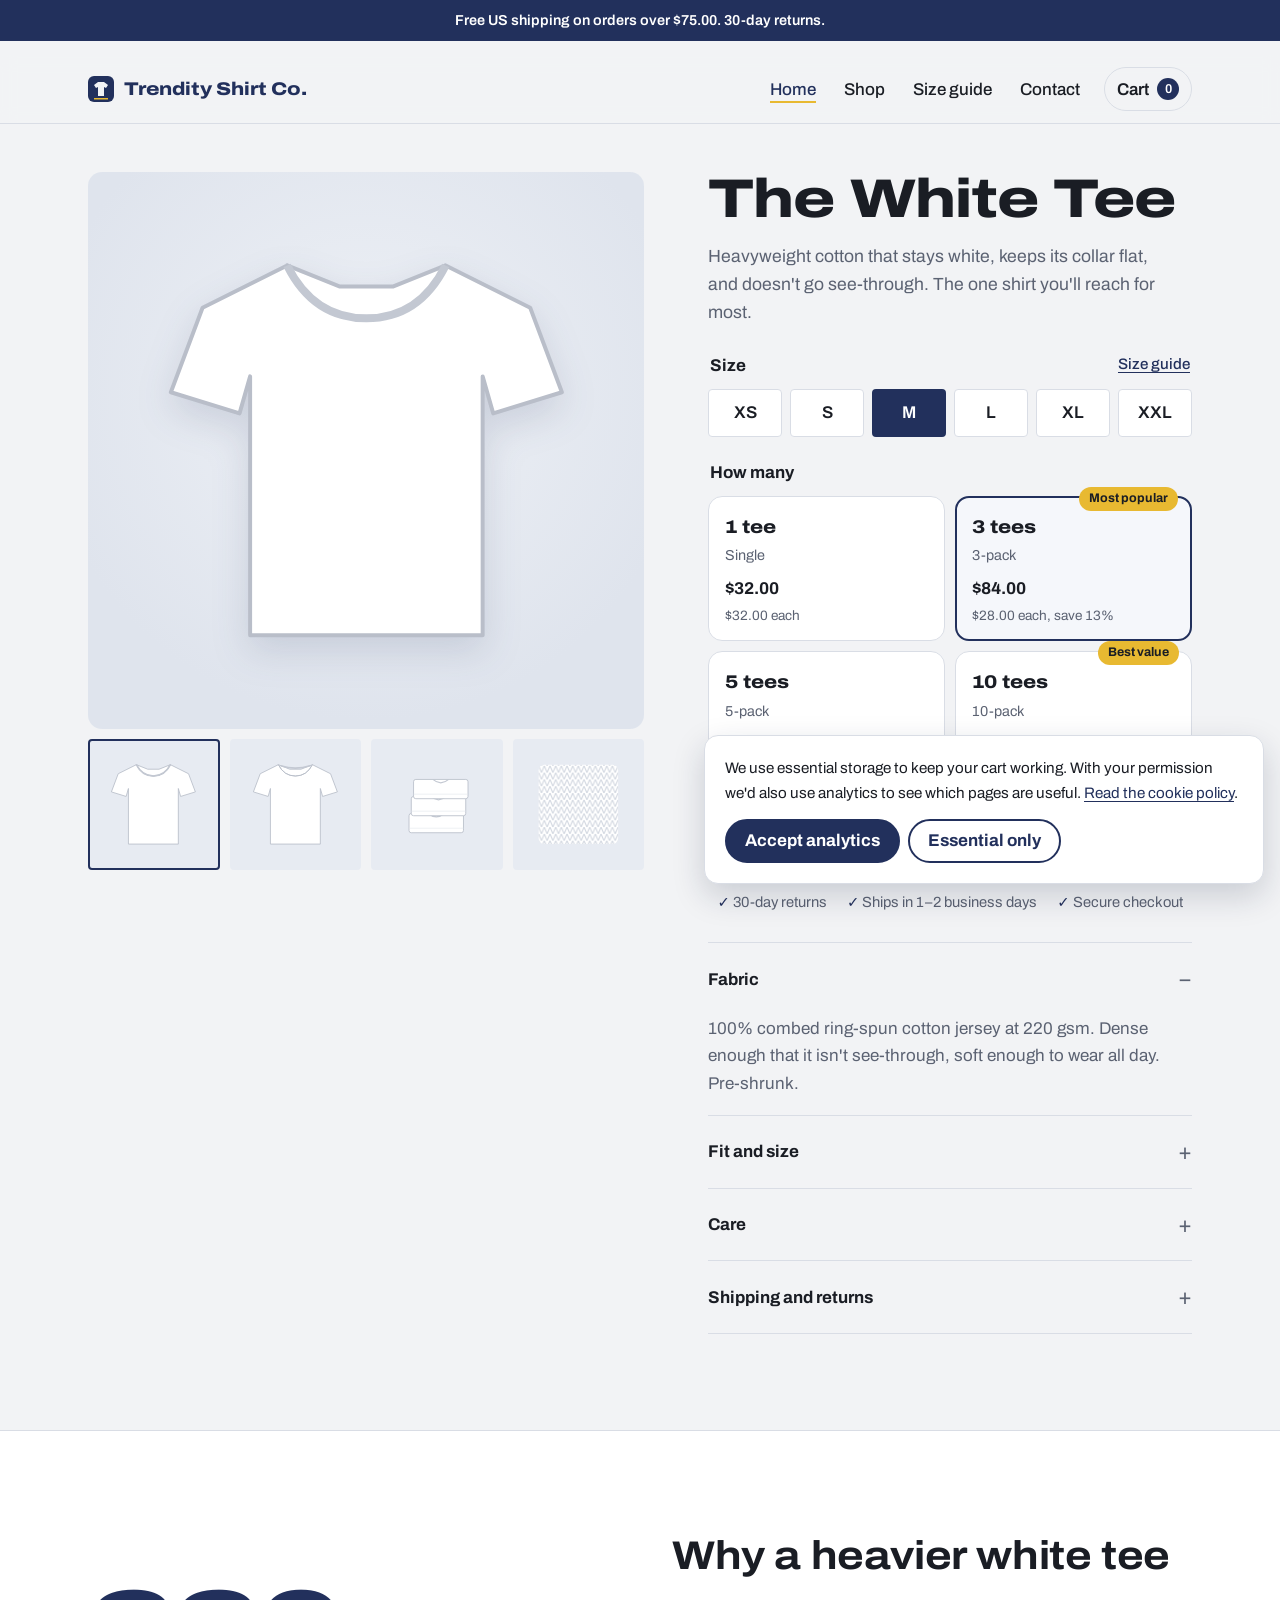
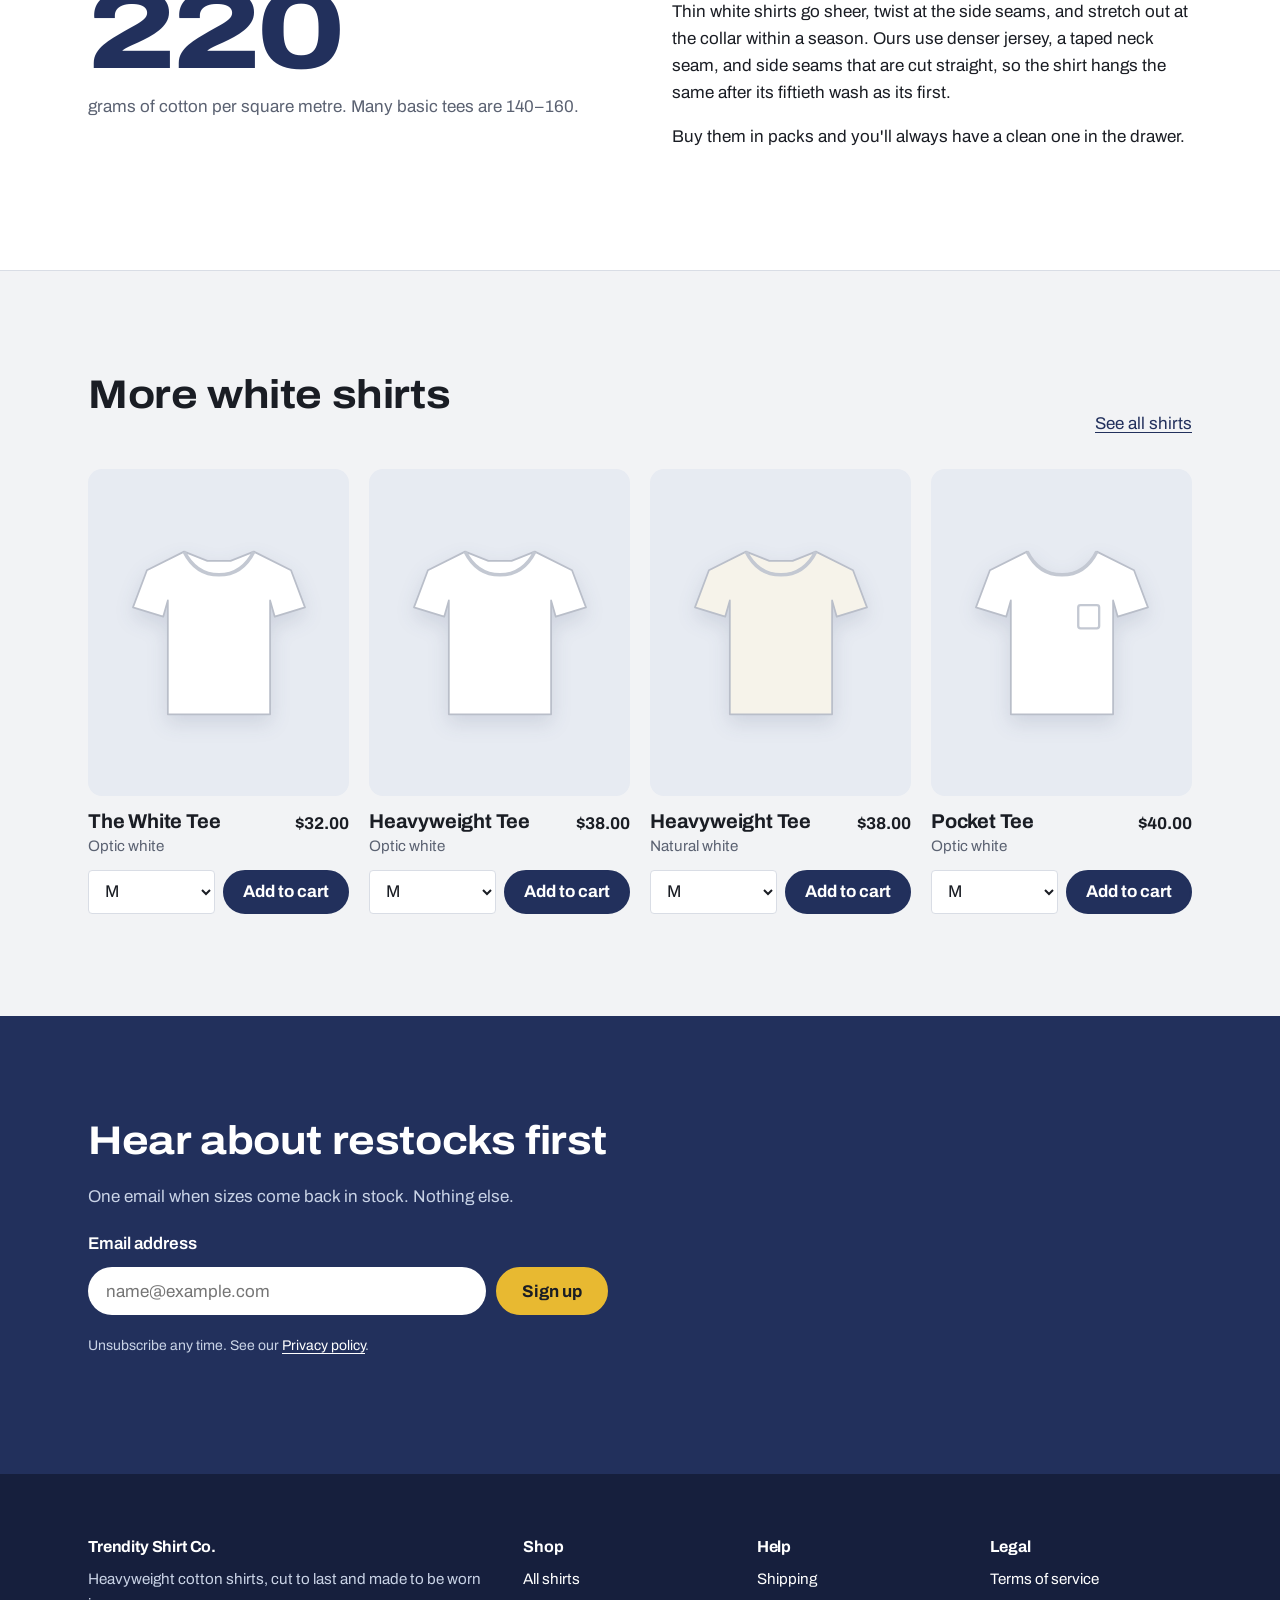
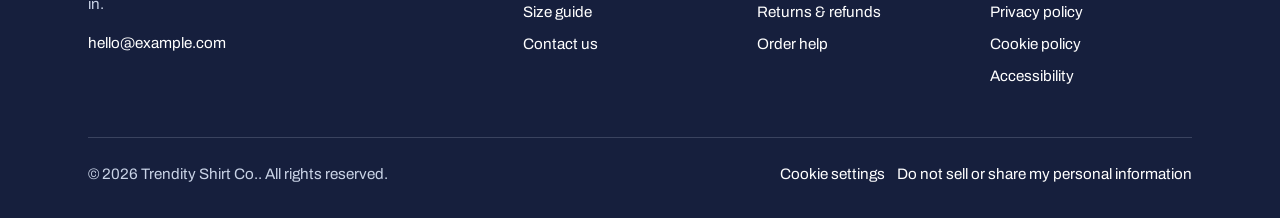
<file: index.html>
<!doctype html>
<html lang="en">
<head>
  <meta charset="utf-8">
  <meta name="viewport" content="width=device-width, initial-scale=1">
  <title>The White Tee — Trendity Shirt Co.</title>
  <meta name="description" content="A heavyweight white t-shirt that stays white and holds its shape. Buy one or save with a 3, 5 or 10-pack. 30-day returns.">
  <meta property="og:title" content="The White Tee — Trendity Shirt Co.">
  <meta property="og:description" content="A heavyweight white t-shirt that stays white and holds its shape.">
  <meta property="og:type" content="product">
  <link rel="icon" href="assets/favicon.svg" type="image/svg+xml">
  <link rel="preconnect" href="https://fonts.googleapis.com">
  <link rel="preconnect" href="https://fonts.gstatic.com" crossorigin>
  <link href="https://fonts.googleapis.com/css2?family=Archivo:wdth,wght@62..125,400..800&display=swap" rel="stylesheet">
  <link rel="stylesheet" href="assets/styles.css">
</head>
<body data-page="home" data-root="">
<main id="main">

  <div class="wrap pdp">
    <div class="gallery">
      <div class="stage" id="gallery-stage" role="img" aria-label="The White Tee"></div>
      <div class="thumbs" id="gallery-thumbs"></div>
    </div>

    <form class="buy" id="buy">
      <h1>The White Tee</h1>
      <p class="lede">Heavyweight cotton that stays white, keeps its collar flat, and doesn't go see-through. The one shirt you'll reach for most.</p>

      <fieldset>
        <legend>Size <a href="size-guide.html">Size guide</a></legend>
        <div class="sizes">
          <label><input type="radio" name="size" value="XS"><span>XS</span></label>
          <label><input type="radio" name="size" value="S"><span>S</span></label>
          <label><input type="radio" name="size" value="M" checked><span>M</span></label>
          <label><input type="radio" name="size" value="L"><span>L</span></label>
          <label><input type="radio" name="size" value="XL"><span>XL</span></label>
          <label><input type="radio" name="size" value="XXL"><span>XXL</span></label>
        </div>
      </fieldset>

      <fieldset>
        <legend>How many</legend>
        <div class="packs" id="packs"></div>
      </fieldset>

      <button class="btn buy-btn" id="buy-btn" type="submit">Add to cart</button>
      <div class="assurances">
        <span>30-day returns</span>
        <span>Ships in 1–2 business days</span>
        <span>Secure checkout</span>
      </div>

      <div class="specs">
        <details open>
          <summary>Fabric</summary>
          <p>100% combed ring-spun cotton jersey at 220 gsm. Dense enough that it isn't see-through, soft enough to wear all day. Pre-shrunk.</p>
        </details>
        <details>
          <summary>Fit and size</summary>
          <p>Relaxed, straight fit with a slightly dropped shoulder. Size M is 21" across the chest and 28.5" long. Between sizes? Size down for a closer fit. <a href="size-guide.html">See all measurements</a>.</p>
        </details>
        <details>
          <summary>Care</summary>
          <p>Wash cold with whites, inside out. Hang dry or tumble dry low. Skip chlorine bleach; it yellows cotton over time.</p>
        </details>
        <details>
          <summary>Shipping and returns</summary>
          <p>Free US shipping over $75, so every 3-pack and up ships free. Not right? Return it unworn within 30 days. <a href="legal/returns.html">Read the returns policy</a>.</p>
        </details>
      </div>
    </form>
  </div>

  <section class="section" style="background:var(--paper);border-block:1px solid var(--line)">
    <div class="wrap mission">
      <div>
        <p class="big">220</p>
        <p style="color:var(--muted);margin:0">grams of cotton per square metre. Many basic tees are 140–160.</p>
      </div>
      <div>
        <h2>Why a heavier white tee</h2>
        <p>Thin white shirts go sheer, twist at the side seams, and stretch out at the collar within a season. Ours use denser jersey, a taped neck seam, and side seams that are cut straight, so the shirt hangs the same after its fiftieth wash as its first.</p>
        <p>Buy them in packs and you'll always have a clean one in the drawer.</p>
      </div>
    </div>
  </section>

  <section class="section">
    <div class="wrap">
      <div class="section-head">
        <h2>More white shirts</h2>
        <a href="shop.html">See all shirts</a>
      </div>
      <div class="grid" data-products data-limit="4"></div>
    </div>
  </section>

  <section class="section band">
    <div class="wrap">
      <h2>Hear about restocks first</h2>
      <p>One email when sizes come back in stock. Nothing else.</p>
      <form class="signup" data-signup novalidate>
        <label for="signup-email">Email address</label>
        <input id="signup-email" name="email" type="email" autocomplete="email" placeholder="name@example.com">
        <button class="btn" type="submit">Sign up</button>
        <p class="form-status" role="status"></p>
      </form>
      <p class="fine">Unsubscribe any time. See our <a href="legal/privacy.html">Privacy policy</a>.</p>
    </div>
  </section>

</main>
<script src="assets/main.js"></script>
</body>
</html>
</file>
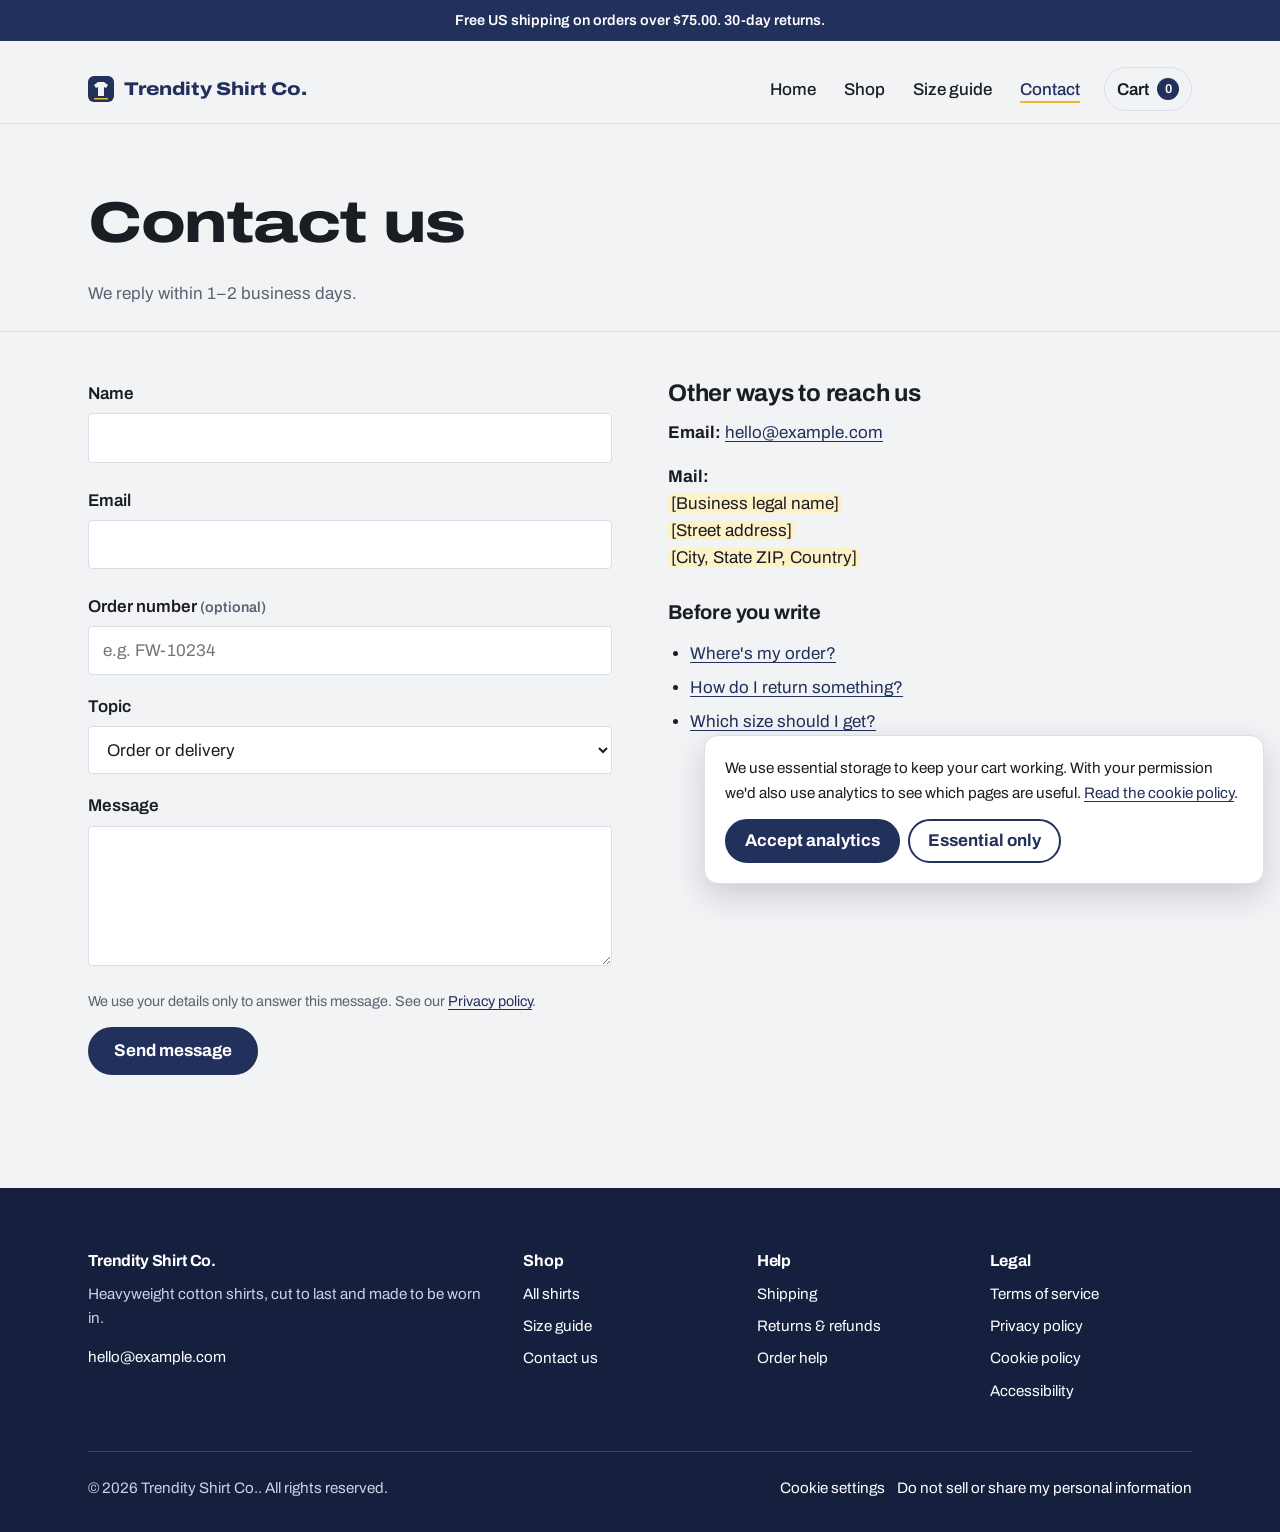
<file: contact.html>
<!doctype html>
<html lang="en">
<head>
  <meta charset="utf-8">
  <meta name="viewport" content="width=device-width, initial-scale=1">
  <title>Contact — Trendity Shirt Co.</title>
  <meta name="description" content="Questions about an order, sizing or returns? Get in touch.">
  <link rel="icon" href="assets/favicon.svg" type="image/svg+xml">
  <link rel="preconnect" href="https://fonts.googleapis.com">
  <link rel="preconnect" href="https://fonts.gstatic.com" crossorigin>
  <link href="https://fonts.googleapis.com/css2?family=Archivo:wdth,wght@62..125,400..800&display=swap" rel="stylesheet">
  <link rel="stylesheet" href="assets/styles.css">
</head>
<body data-page="contact" data-root="">
<main id="main">
  <div class="page-head"><div class="wrap">
    <h1 class="display" style="font-size:clamp(2.2rem,5vw,3.6rem)">Contact us</h1>
    <p>We reply within 1–2 business days.</p>
  </div></div>
  <div class="wrap contact-grid">
    <form id="contact-form" novalidate>
      <div class="field">
        <label for="c-name">Name</label>
        <input id="c-name" name="name" autocomplete="name" required aria-describedby="c-name-error">
        <span class="error" id="c-name-error" aria-live="polite"></span>
      </div>
      <div class="field">
        <label for="c-email">Email</label>
        <input id="c-email" name="email" type="email" autocomplete="email" required aria-describedby="c-email-error">
        <span class="error" id="c-email-error" aria-live="polite"></span>
      </div>
      <div class="field">
        <label for="c-order">Order number <span class="hint">(optional)</span></label>
        <input id="c-order" name="order" placeholder="e.g. FW-10234">
      </div>
      <div class="field">
        <label for="c-topic">Topic</label>
        <select id="c-topic" name="topic">
          <option>Order or delivery</option>
          <option>Return or exchange</option>
          <option>Sizing</option>
          <option>Privacy request</option>
          <option>Something else</option>
        </select>
      </div>
      <div class="field">
        <label for="c-msg">Message</label>
        <textarea id="c-msg" name="message" required aria-describedby="c-msg-error"></textarea>
        <span class="error" id="c-msg-error" aria-live="polite"></span>
      </div>
      <p class="hint" style="color:var(--muted);font-size:.9rem">We use your details only to answer this message. See our <a href="legal/privacy.html">Privacy policy</a>.</p>
      <button class="btn" type="submit">Send message</button>
      <p id="contact-status" role="status" style="font-weight:600;margin-top:14px"></p>
    </form>
    <div class="prose">
      <h2>Other ways to reach us</h2>
      <p><strong>Email:</strong> <a href="mailto:hello@example.com">hello@example.com</a></p>
      <p><strong>Mail:</strong><br><mark class="fill">[Business legal name]</mark><br><mark class="fill">[Street address]</mark><br><mark class="fill">[City, State ZIP, Country]</mark></p>
      <h3>Before you write</h3>
      <ul>
        <li><a href="legal/shipping.html">Where's my order?</a></li>
        <li><a href="legal/returns.html">How do I return something?</a></li>
        <li><a href="size-guide.html">Which size should I get?</a></li>
      </ul>
    </div>
  </div>
</main>
<script src="assets/main.js"></script>
</body>
</html>
</file>
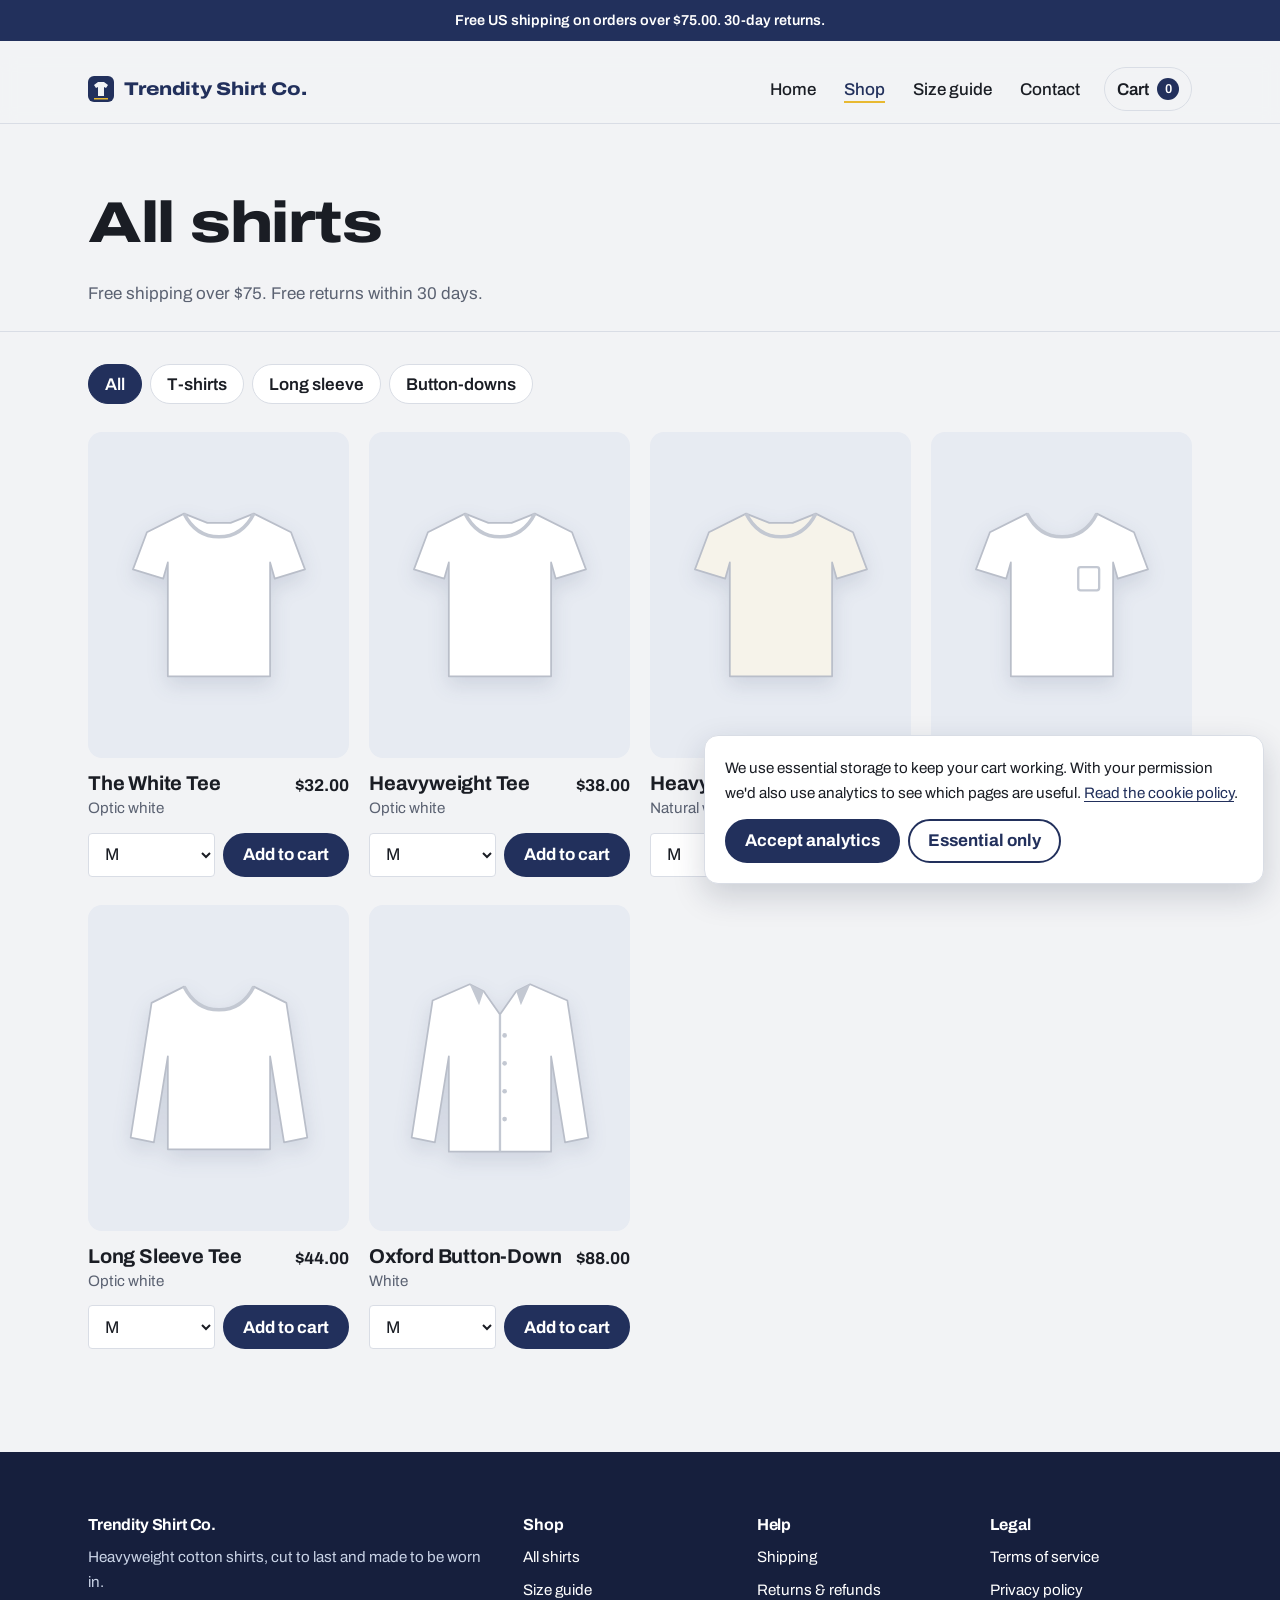
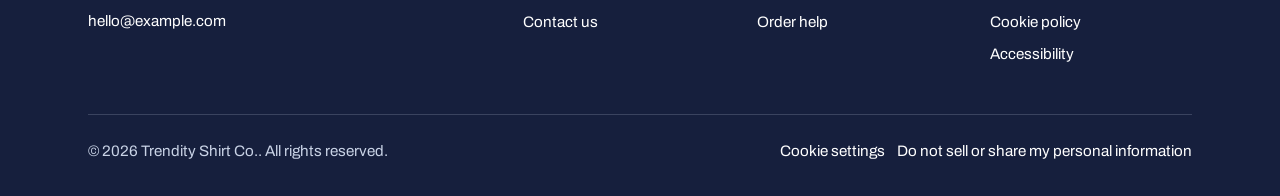
<file: shop.html>
<!doctype html>
<html lang="en">
<head>
  <meta charset="utf-8">
  <meta name="viewport" content="width=device-width, initial-scale=1">
  <title>Shop all shirts — Trendity Shirt Co.</title>
  <meta name="description" content="Heavyweight tees, pocket tees, long sleeves and oxford button-downs.">
  <link rel="icon" href="assets/favicon.svg" type="image/svg+xml">
  <link rel="preconnect" href="https://fonts.googleapis.com">
  <link rel="preconnect" href="https://fonts.gstatic.com" crossorigin>
  <link href="https://fonts.googleapis.com/css2?family=Archivo:wdth,wght@62..125,400..800&display=swap" rel="stylesheet">
  <link rel="stylesheet" href="assets/styles.css">
</head>
<body data-page="shop" data-root="">
<main id="main">
  <div class="page-head"><div class="wrap">
    <h1 class="display" style="font-size:clamp(2.2rem,5vw,3.6rem)">All shirts</h1>
    <p>Free shipping over $75. Free returns within 30 days.</p>
  </div></div>
  <section class="section" style="padding-top:32px">
    <div class="wrap">
      <div class="filters" role="group" aria-label="Filter by type">
        <button class="chip" data-filter="all" aria-pressed="true">All</button>
        <button class="chip" data-filter="tee" aria-pressed="false">T-shirts</button>
        <button class="chip" data-filter="long" aria-pressed="false">Long sleeve</button>
        <button class="chip" data-filter="button" aria-pressed="false">Button-downs</button>
      </div>
      <div class="grid" data-products></div>
    </div>
  </section>
</main>
<script src="assets/main.js"></script>
</body>
</html>
</file>
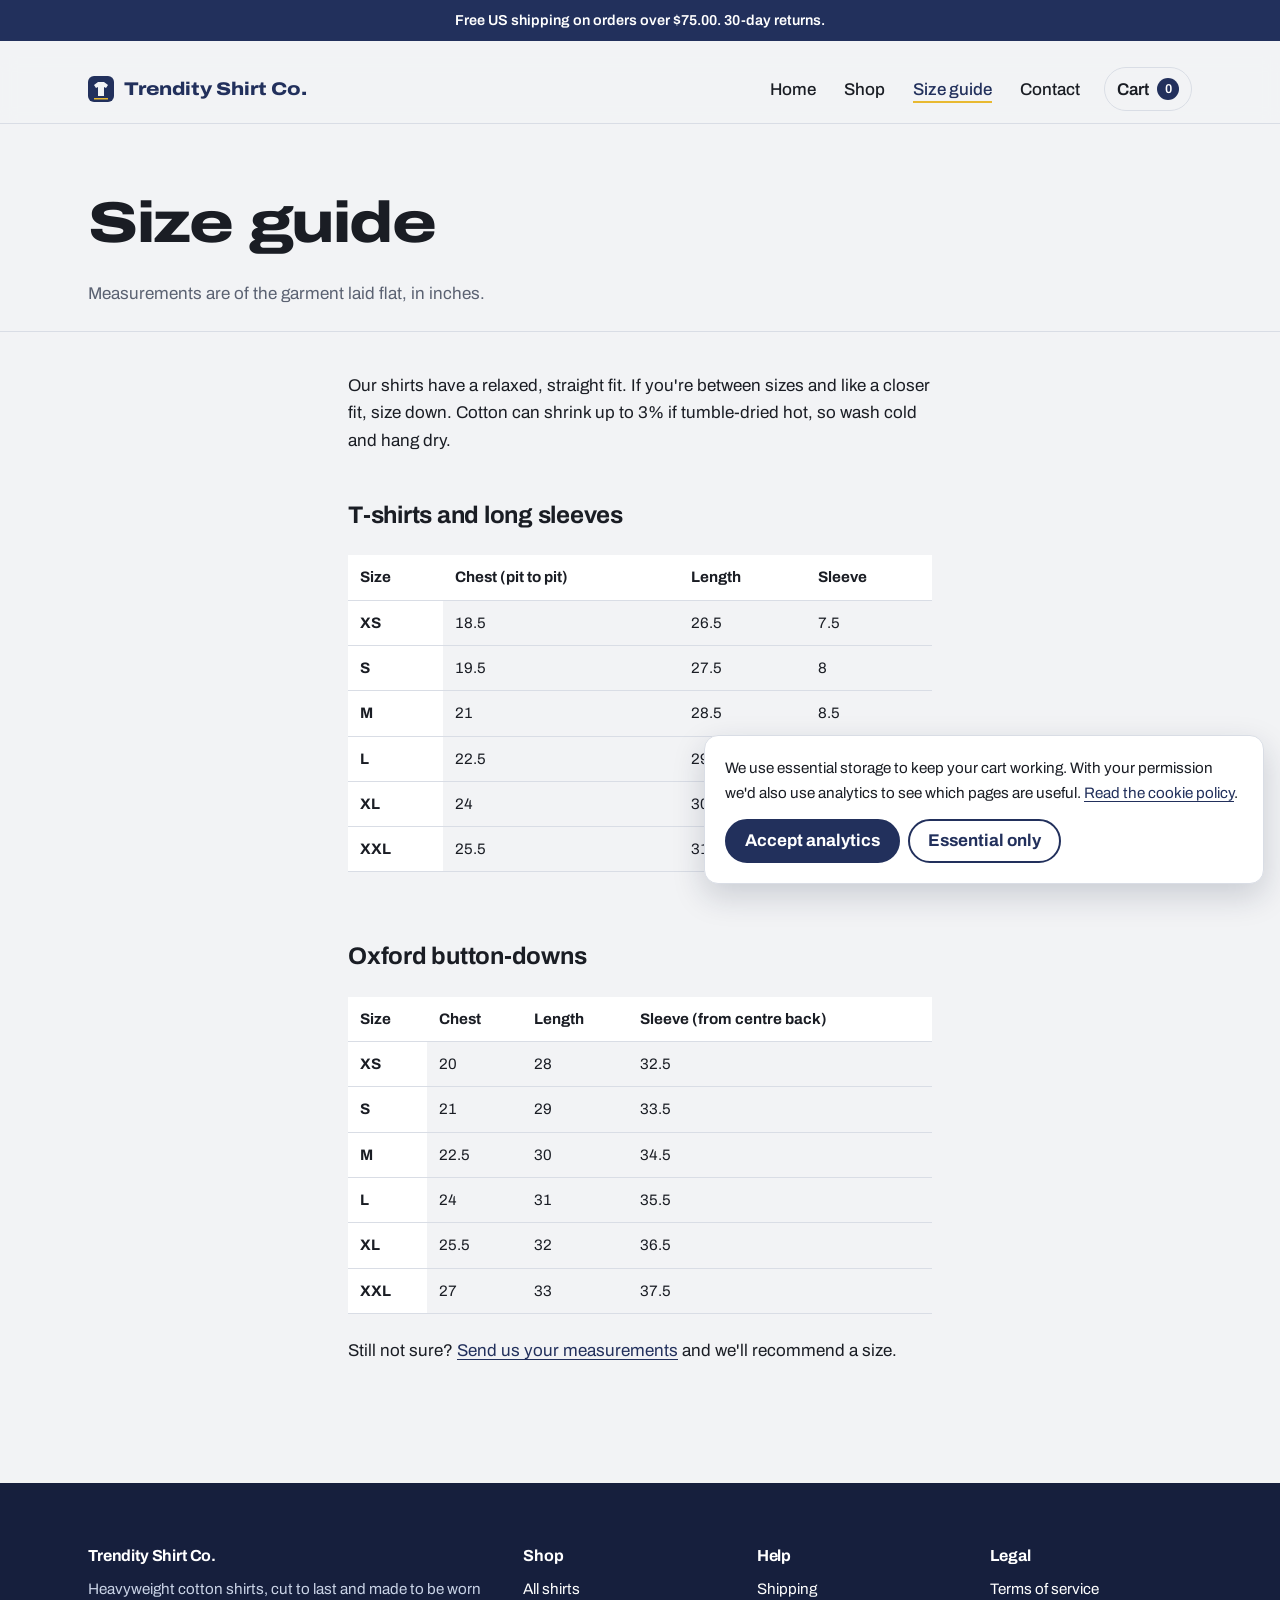
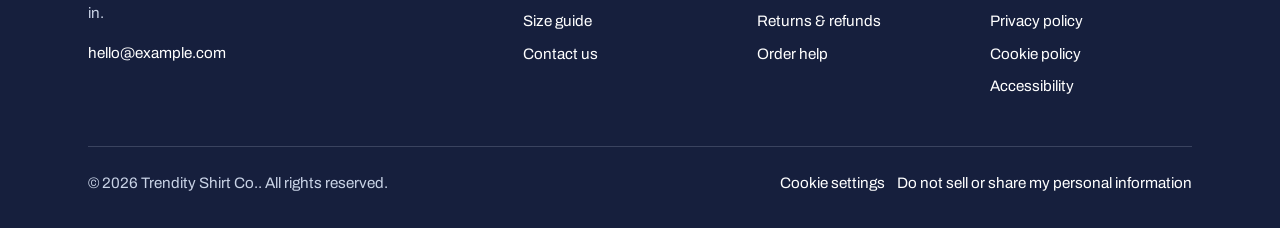
<file: size-guide.html>
<!doctype html>
<html lang="en">
<head>
  <meta charset="utf-8">
  <meta name="viewport" content="width=device-width, initial-scale=1">
  <title>Size guide — Trendity Shirt Co.</title>
  <meta name="description" content="Chest, length and sleeve measurements for every Trendity shirt.">
  <link rel="icon" href="assets/favicon.svg" type="image/svg+xml">
  <link rel="preconnect" href="https://fonts.googleapis.com">
  <link rel="preconnect" href="https://fonts.gstatic.com" crossorigin>
  <link href="https://fonts.googleapis.com/css2?family=Archivo:wdth,wght@62..125,400..800&display=swap" rel="stylesheet">
  <link rel="stylesheet" href="assets/styles.css">
</head>
<body data-page="size" data-root="">
<main id="main">
  <div class="page-head"><div class="wrap">
    <h1 class="display" style="font-size:clamp(2.2rem,5vw,3.6rem)">Size guide</h1>
    <p>Measurements are of the garment laid flat, in inches.</p>
  </div></div>
  <section class="section" style="padding-top:40px">
    <div class="wrap prose">
      <p>Our shirts have a relaxed, straight fit. If you're between sizes and like a closer fit, size down. Cotton can shrink up to 3% if tumble-dried hot, so wash cold and hang dry.</p>
      <h2>T-shirts and long sleeves</h2>
      <div class="table-scroll"><table class="size-table">
        <thead><tr><th scope="col">Size</th><th scope="col">Chest (pit to pit)</th><th scope="col">Length</th><th scope="col">Sleeve</th></tr></thead>
        <tbody>
          <tr><th scope="row">XS</th><td>18.5</td><td>26.5</td><td>7.5</td></tr>
          <tr><th scope="row">S</th><td>19.5</td><td>27.5</td><td>8</td></tr>
          <tr><th scope="row">M</th><td>21</td><td>28.5</td><td>8.5</td></tr>
          <tr><th scope="row">L</th><td>22.5</td><td>29.5</td><td>9</td></tr>
          <tr><th scope="row">XL</th><td>24</td><td>30.5</td><td>9.5</td></tr>
          <tr><th scope="row">XXL</th><td>25.5</td><td>31.5</td><td>10</td></tr>
        </tbody>
      </table></div>
      <h2>Oxford button-downs</h2>
      <div class="table-scroll"><table class="size-table">
        <thead><tr><th scope="col">Size</th><th scope="col">Chest</th><th scope="col">Length</th><th scope="col">Sleeve (from centre back)</th></tr></thead>
        <tbody>
          <tr><th scope="row">XS</th><td>20</td><td>28</td><td>32.5</td></tr>
          <tr><th scope="row">S</th><td>21</td><td>29</td><td>33.5</td></tr>
          <tr><th scope="row">M</th><td>22.5</td><td>30</td><td>34.5</td></tr>
          <tr><th scope="row">L</th><td>24</td><td>31</td><td>35.5</td></tr>
          <tr><th scope="row">XL</th><td>25.5</td><td>32</td><td>36.5</td></tr>
          <tr><th scope="row">XXL</th><td>27</td><td>33</td><td>37.5</td></tr>
        </tbody>
      </table></div>
      <p>Still not sure? <a href="contact.html">Send us your measurements</a> and we'll recommend a size.</p>
    </div>
  </section>
</main>
<script src="assets/main.js"></script>
</body>
</html>
</file>
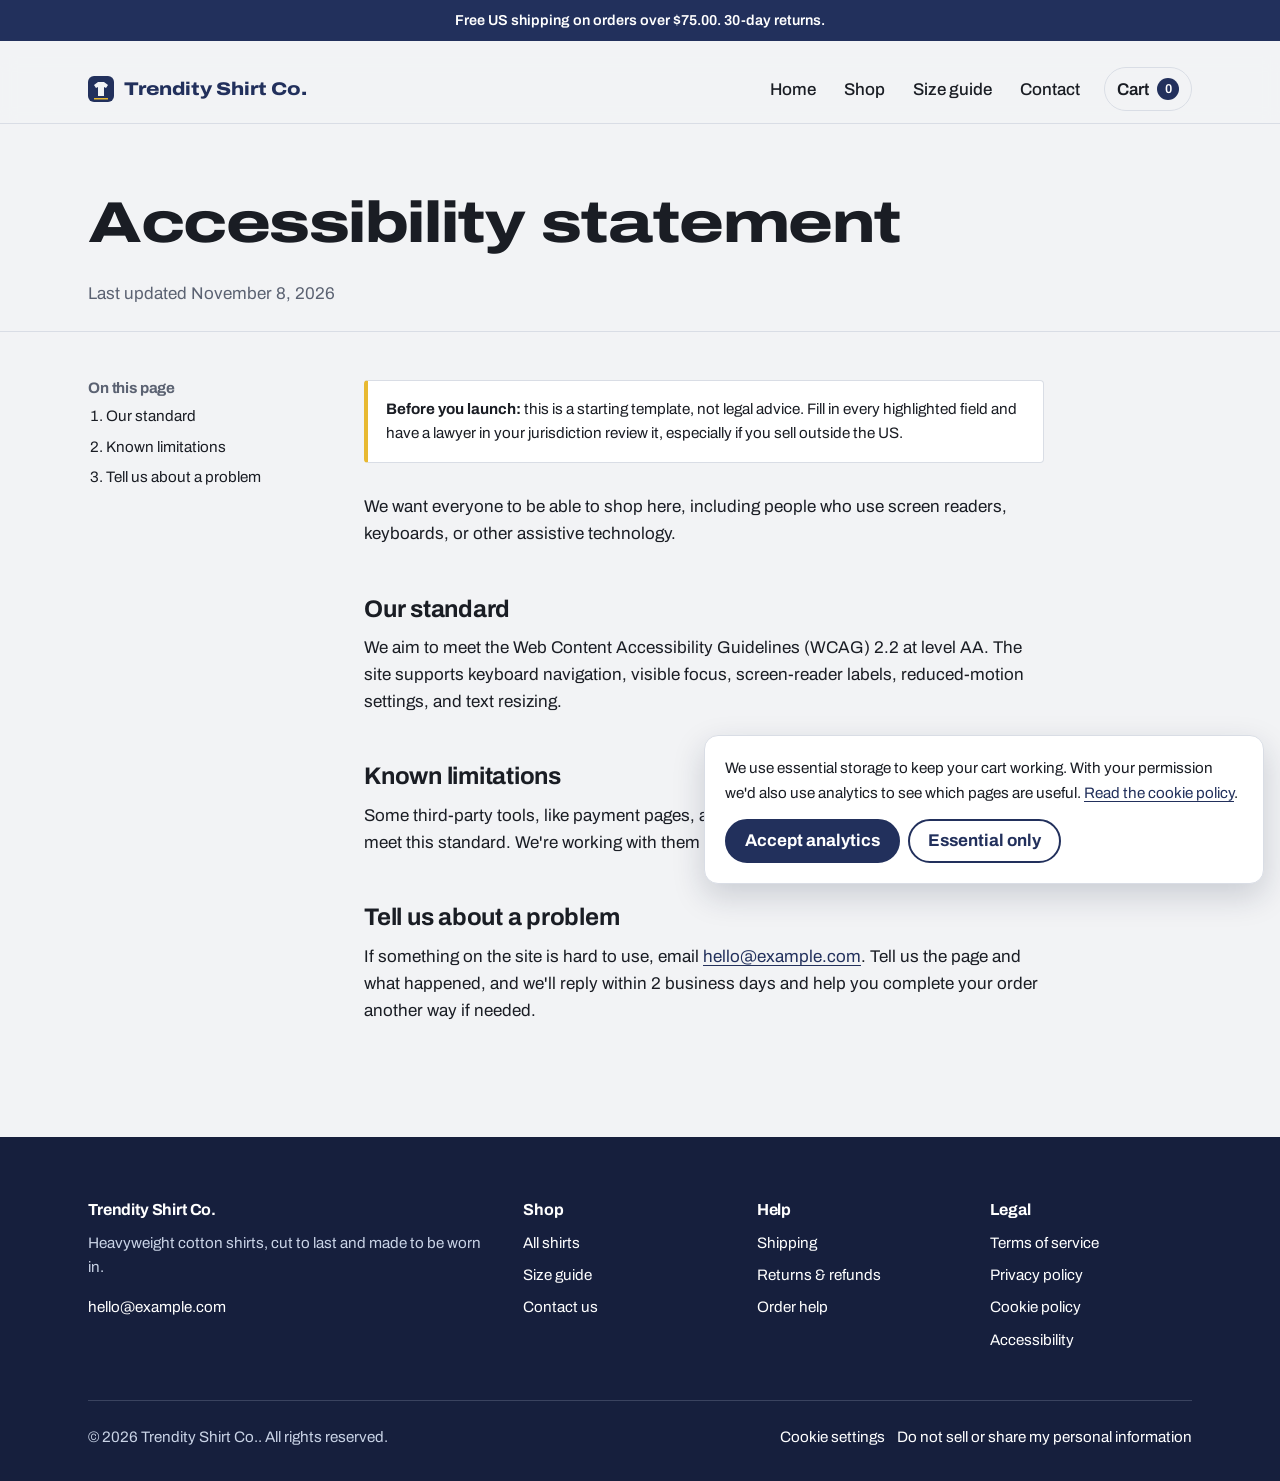
<file: legal/accessibility.html>
<!doctype html>
<html lang="en">
<head>
  <meta charset="utf-8">
  <meta name="viewport" content="width=device-width, initial-scale=1">
  <title>Accessibility statement — Trendity Shirt Co.</title>
  <meta name="description" content="We want everyone to be able to shop here, including people who use screen readers, keyboards, or other assistive technology.">
  <meta name="robots" content="index,follow">
  <link rel="icon" href="../assets/favicon.svg" type="image/svg+xml">
  <link rel="preconnect" href="https://fonts.googleapis.com">
  <link rel="preconnect" href="https://fonts.gstatic.com" crossorigin>
  <link href="https://fonts.googleapis.com/css2?family=Archivo:wdth,wght@62..125,400..800&display=swap" rel="stylesheet">
  <link rel="stylesheet" href="../assets/styles.css">
</head>
<body data-page="legal" data-root="../">
<main id="main">
  <div class="page-head"><div class="wrap">
    <h1 class="display" style="font-size:clamp(2.2rem,5vw,3.6rem)">Accessibility statement</h1>
    <p>Last updated November 8, 2026</p>
  </div></div>
  <div class="wrap legal">
    <nav class="toc" aria-label="On this page"><h2>On this page</h2><ol><li><a href="#standard">Our standard</a></li><li><a href="#limits">Known limitations</a></li><li><a href="#feedback">Tell us about a problem</a></li></ol></nav>
    <article class="prose"><div class="note"><p><strong>Before you launch:</strong> this is a starting template, not legal advice. Fill in every highlighted field and have a lawyer in your jurisdiction review it, especially if you sell outside the US.</p></div><p>We want everyone to be able to shop here, including people who use screen readers, keyboards, or other assistive technology.</p><h2 id="standard">Our standard</h2><p>We aim to meet the Web Content Accessibility Guidelines (WCAG) 2.2 at level AA. The site supports keyboard navigation, visible focus, screen-reader labels, reduced-motion settings, and text resizing.</p><h2 id="limits">Known limitations</h2><p>Some third-party tools, like payment pages, are run by other companies and may not fully meet this standard. We're working with them where we can.</p><h2 id="feedback">Tell us about a problem</h2><p>If something on the site is hard to use, email <a href="mailto:hello@example.com">hello@example.com</a>. Tell us the page and what happened, and we'll reply within 2 business days and help you complete your order another way if needed.</p></article>
  </div>
</main>
<script src="../assets/main.js"></script>
</body>
</html>
</file>
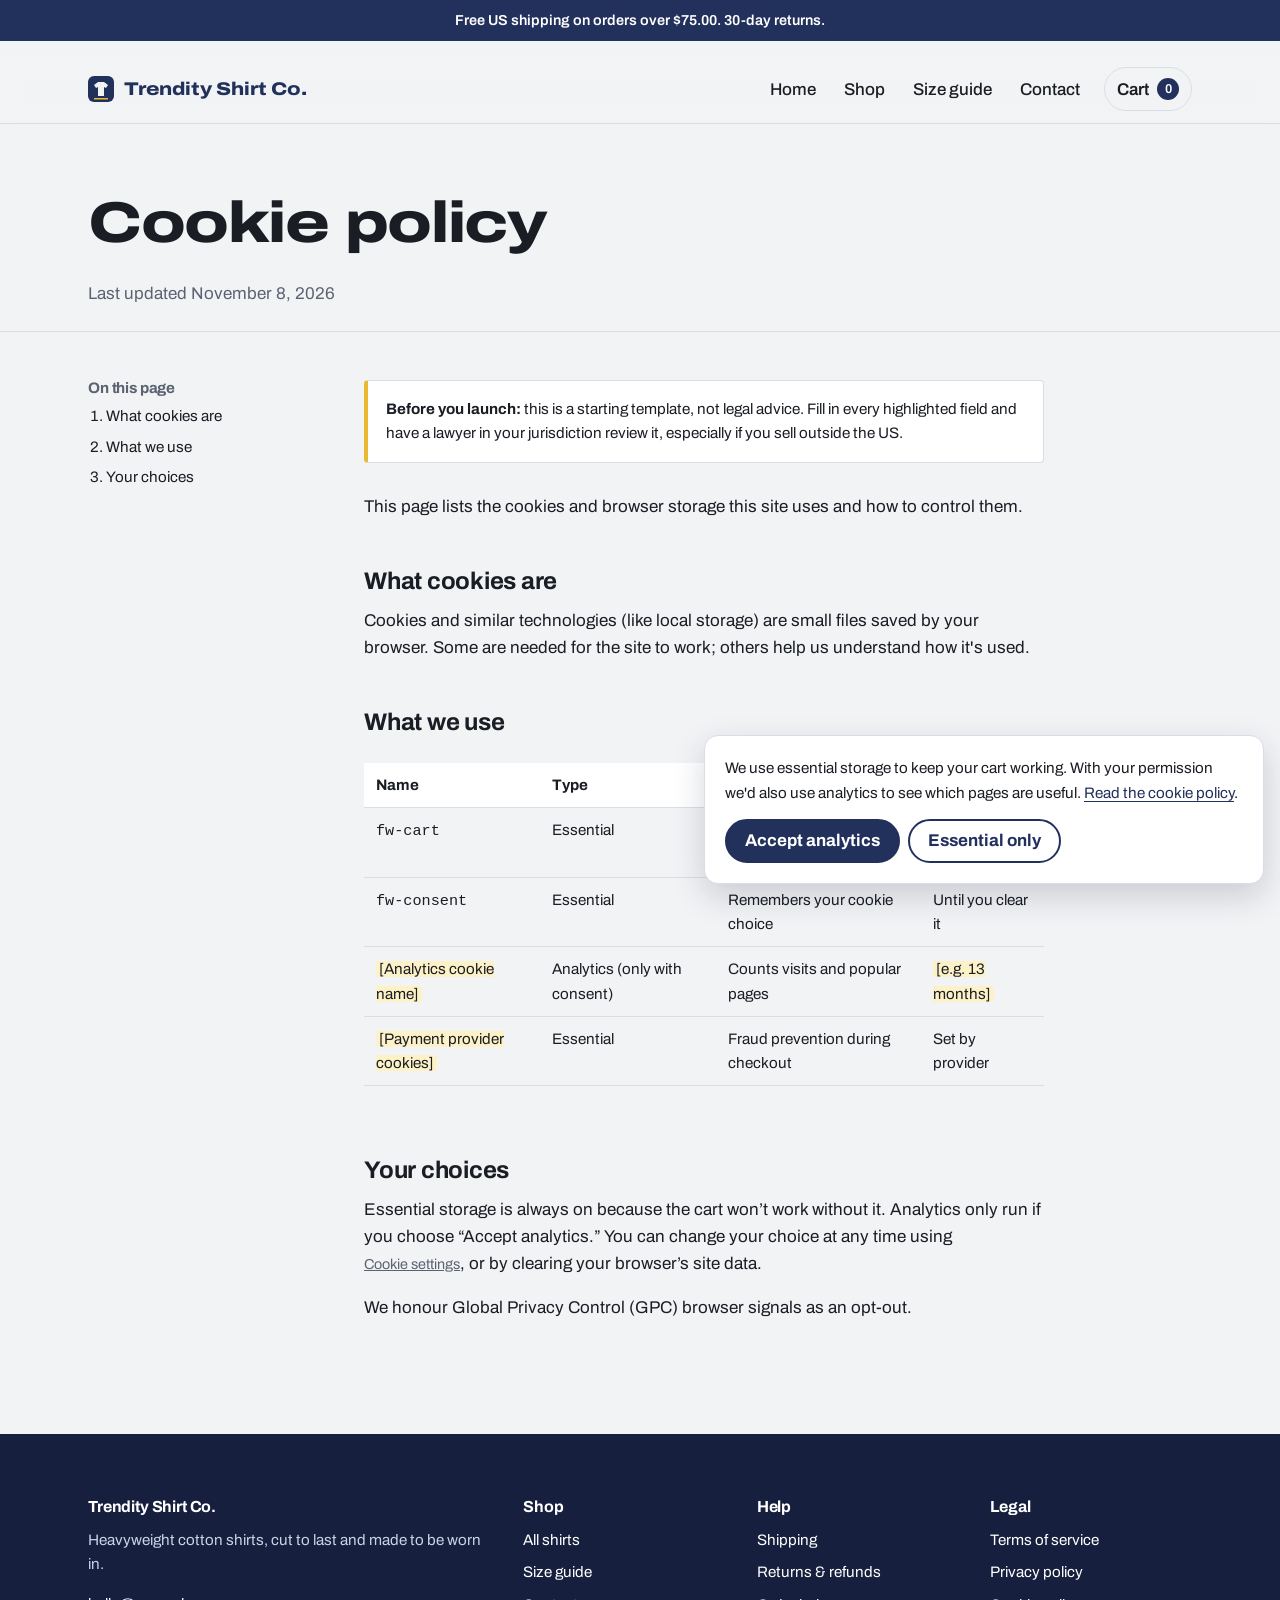
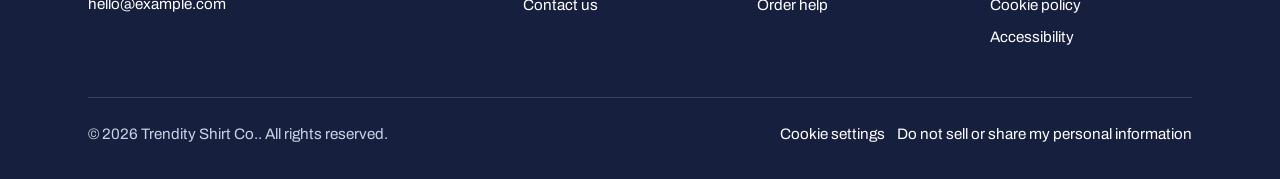
<file: legal/cookies.html>
<!doctype html>
<html lang="en">
<head>
  <meta charset="utf-8">
  <meta name="viewport" content="width=device-width, initial-scale=1">
  <title>Cookie policy — Trendity Shirt Co.</title>
  <meta name="description" content="This page lists the cookies and browser storage this site uses and how to control them.">
  <meta name="robots" content="index,follow">
  <link rel="icon" href="../assets/favicon.svg" type="image/svg+xml">
  <link rel="preconnect" href="https://fonts.googleapis.com">
  <link rel="preconnect" href="https://fonts.gstatic.com" crossorigin>
  <link href="https://fonts.googleapis.com/css2?family=Archivo:wdth,wght@62..125,400..800&display=swap" rel="stylesheet">
  <link rel="stylesheet" href="../assets/styles.css">
</head>
<body data-page="legal" data-root="../">
<main id="main">
  <div class="page-head"><div class="wrap">
    <h1 class="display" style="font-size:clamp(2.2rem,5vw,3.6rem)">Cookie policy</h1>
    <p>Last updated November 8, 2026</p>
  </div></div>
  <div class="wrap legal">
    <nav class="toc" aria-label="On this page"><h2>On this page</h2><ol><li><a href="#what">What cookies are</a></li><li><a href="#list">What we use</a></li><li><a href="#choices">Your choices</a></li></ol></nav>
    <article class="prose"><div class="note"><p><strong>Before you launch:</strong> this is a starting template, not legal advice. Fill in every highlighted field and have a lawyer in your jurisdiction review it, especially if you sell outside the US.</p></div><p>This page lists the cookies and browser storage this site uses and how to control them.</p><h2 id="what">What cookies are</h2><p>Cookies and similar technologies (like local storage) are small files saved by your browser. Some are needed for the site to work; others help us understand how it's used.</p><h2 id="list">What we use</h2><div class="table-scroll"><table>
   <thead><tr><th>Name</th><th>Type</th><th>Purpose</th><th>Duration</th></tr></thead>
   <tbody>
   <tr><td><code>fw-cart</code></td><td>Essential</td><td>Remembers what's in your cart</td><td>Until you clear it</td></tr>
   <tr><td><code>fw-consent</code></td><td>Essential</td><td>Remembers your cookie choice</td><td>Until you clear it</td></tr>
   <tr><td><mark class="fill">[Analytics cookie name]</mark></td><td>Analytics (only with consent)</td><td>Counts visits and popular pages</td><td><mark class="fill">[e.g. 13 months]</mark></td></tr>
   <tr><td><mark class="fill">[Payment provider cookies]</mark></td><td>Essential</td><td>Fraud prevention during checkout</td><td>Set by provider</td></tr>
   </tbody></table></div><h2 id="choices">Your choices</h2><p>Essential storage is always on because the cart won’t work without it. Analytics only run if you choose “Accept analytics.” You can change your choice at any time using <button type="button" class="link-btn" data-cookie-settings>Cookie settings</button>, or by clearing your browser’s site data.</p><p>We honour Global Privacy Control (GPC) browser signals as an opt-out.</p></article>
  </div>
</main>
<script src="../assets/main.js"></script>
</body>
</html>
</file>
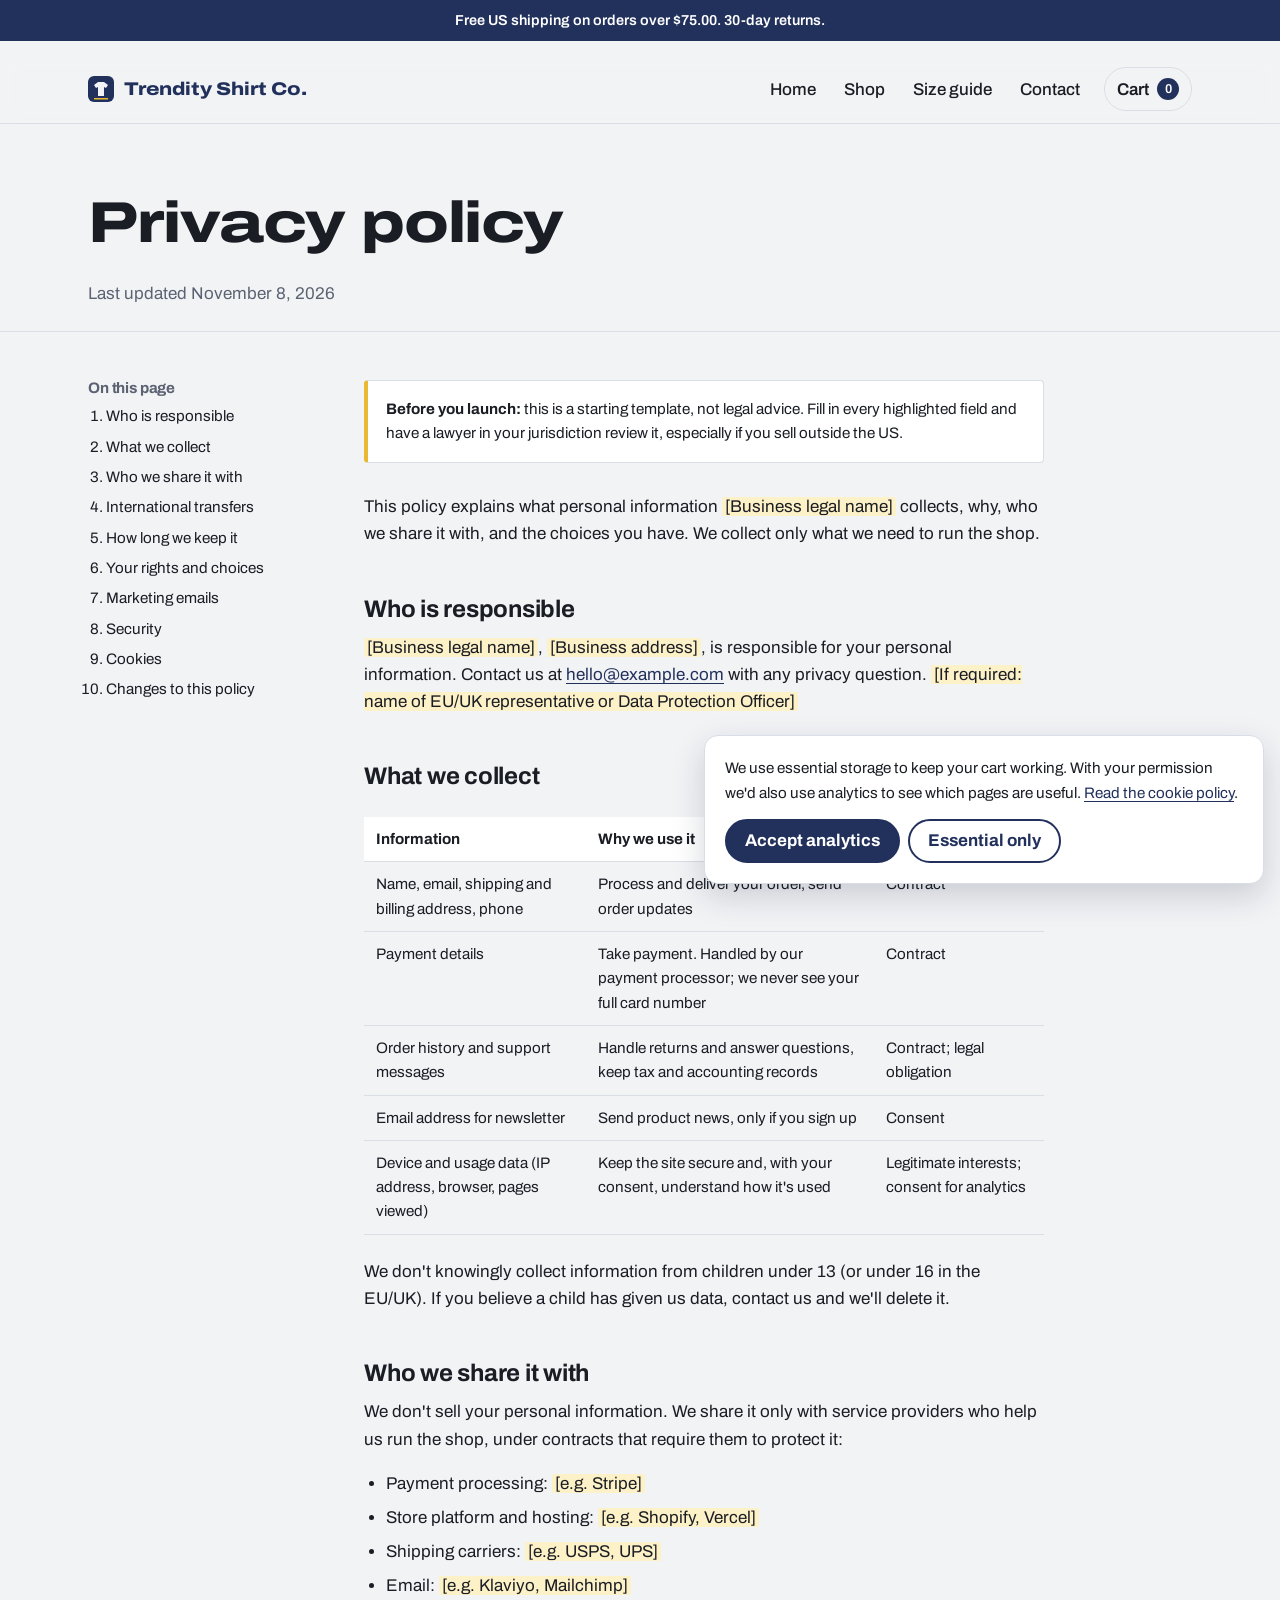
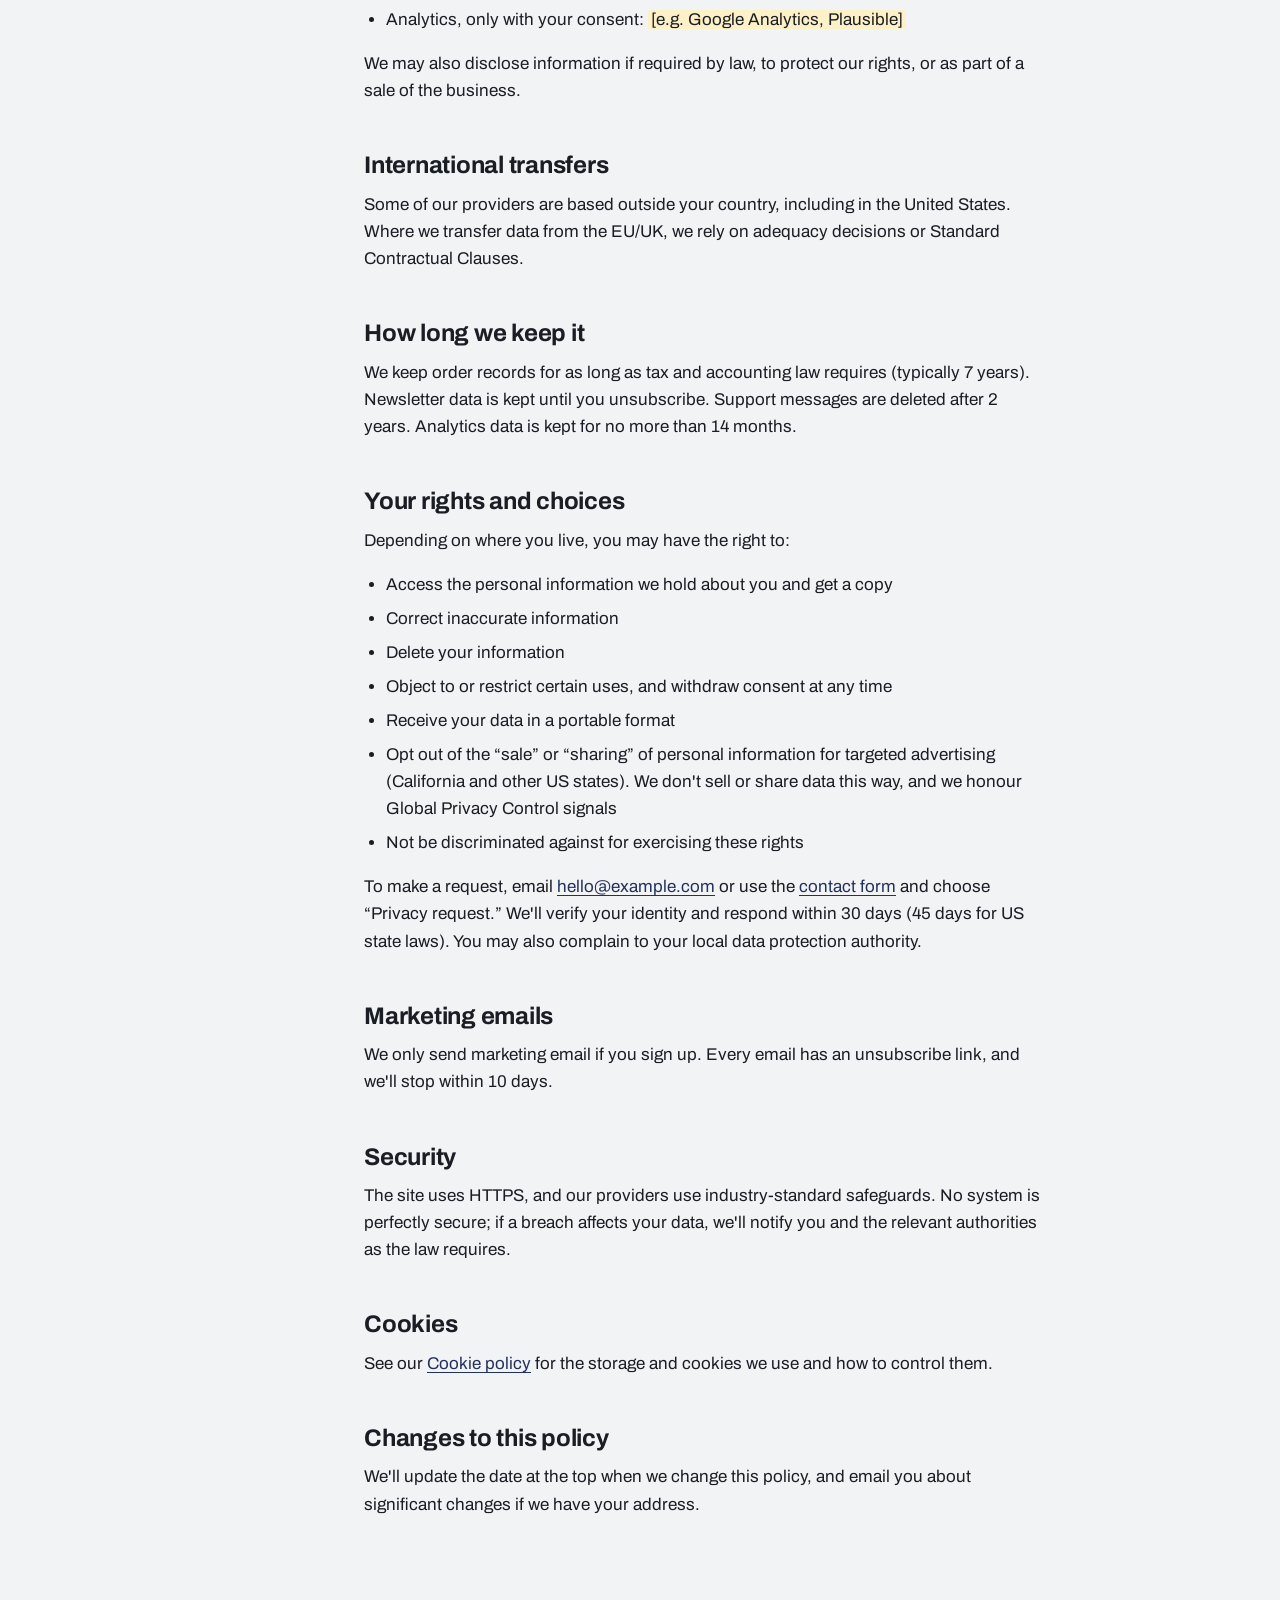
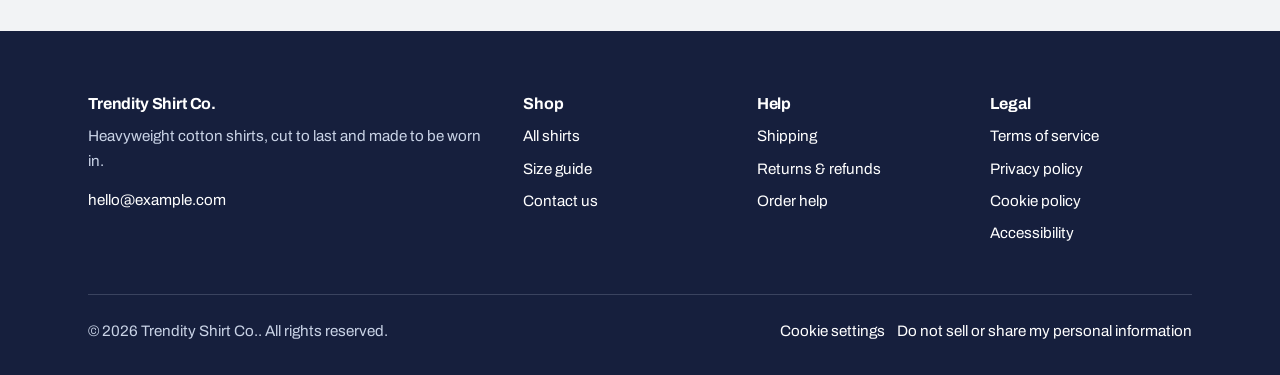
<file: legal/privacy.html>
<!doctype html>
<html lang="en">
<head>
  <meta charset="utf-8">
  <meta name="viewport" content="width=device-width, initial-scale=1">
  <title>Privacy policy — Trendity Shirt Co.</title>
  <meta name="description" content="This policy explains what personal information &lt;mark class=&quot;fill&quot;&gt;[Business legal name]&lt;/mark&gt; collects, why, who we share it with, and the choices you have. We collect only what we need to run the shop.">
  <meta name="robots" content="index,follow">
  <link rel="icon" href="../assets/favicon.svg" type="image/svg+xml">
  <link rel="preconnect" href="https://fonts.googleapis.com">
  <link rel="preconnect" href="https://fonts.gstatic.com" crossorigin>
  <link href="https://fonts.googleapis.com/css2?family=Archivo:wdth,wght@62..125,400..800&display=swap" rel="stylesheet">
  <link rel="stylesheet" href="../assets/styles.css">
</head>
<body data-page="legal" data-root="../">
<main id="main">
  <div class="page-head"><div class="wrap">
    <h1 class="display" style="font-size:clamp(2.2rem,5vw,3.6rem)">Privacy policy</h1>
    <p>Last updated November 8, 2026</p>
  </div></div>
  <div class="wrap legal">
    <nav class="toc" aria-label="On this page"><h2>On this page</h2><ol><li><a href="#controller">Who is responsible</a></li><li><a href="#collect">What we collect</a></li><li><a href="#share">Who we share it with</a></li><li><a href="#transfers">International transfers</a></li><li><a href="#retention">How long we keep it</a></li><li><a href="#your-rights">Your rights and choices</a></li><li><a href="#marketing">Marketing emails</a></li><li><a href="#security">Security</a></li><li><a href="#cookies">Cookies</a></li><li><a href="#changes">Changes to this policy</a></li></ol></nav>
    <article class="prose"><div class="note"><p><strong>Before you launch:</strong> this is a starting template, not legal advice. Fill in every highlighted field and have a lawyer in your jurisdiction review it, especially if you sell outside the US.</p></div><p>This policy explains what personal information <mark class="fill">[Business legal name]</mark> collects, why, who we share it with, and the choices you have. We collect only what we need to run the shop.</p><h2 id="controller">Who is responsible</h2><p><mark class="fill">[Business legal name]</mark>, <mark class="fill">[Business address]</mark>, is responsible for your personal information. Contact us at <a href="mailto:hello@example.com">hello@example.com</a> with any privacy question. <mark class="fill">[If required: name of EU/UK representative or Data Protection Officer]</mark></p><h2 id="collect">What we collect</h2><div class="table-scroll"><table>
   <thead><tr><th>Information</th><th>Why we use it</th><th>Legal basis (EU/UK)</th></tr></thead>
   <tbody>
   <tr><td>Name, email, shipping and billing address, phone</td><td>Process and deliver your order, send order updates</td><td>Contract</td></tr>
   <tr><td>Payment details</td><td>Take payment. Handled by our payment processor; we never see your full card number</td><td>Contract</td></tr>
   <tr><td>Order history and support messages</td><td>Handle returns and answer questions, keep tax and accounting records</td><td>Contract; legal obligation</td></tr>
   <tr><td>Email address for newsletter</td><td>Send product news, only if you sign up</td><td>Consent</td></tr>
   <tr><td>Device and usage data (IP address, browser, pages viewed)</td><td>Keep the site secure and, with your consent, understand how it's used</td><td>Legitimate interests; consent for analytics</td></tr>
   </tbody></table></div>
   <p>We don't knowingly collect information from children under 13 (or under 16 in the EU/UK). If you believe a child has given us data, contact us and we'll delete it.</p><h2 id="share">Who we share it with</h2><p>We don't sell your personal information. We share it only with service providers who help us run the shop, under contracts that require them to protect it:</p>
   <ul>
    <li>Payment processing: <mark class="fill">[e.g. Stripe]</mark></li>
    <li>Store platform and hosting: <mark class="fill">[e.g. Shopify, Vercel]</mark></li>
    <li>Shipping carriers: <mark class="fill">[e.g. USPS, UPS]</mark></li>
    <li>Email: <mark class="fill">[e.g. Klaviyo, Mailchimp]</mark></li>
    <li>Analytics, only with your consent: <mark class="fill">[e.g. Google Analytics, Plausible]</mark></li>
   </ul>
   <p>We may also disclose information if required by law, to protect our rights, or as part of a sale of the business.</p><h2 id="transfers">International transfers</h2><p>Some of our providers are based outside your country, including in the United States. Where we transfer data from the EU/UK, we rely on adequacy decisions or Standard Contractual Clauses.</p><h2 id="retention">How long we keep it</h2><p>We keep order records for as long as tax and accounting law requires (typically 7 years). Newsletter data is kept until you unsubscribe. Support messages are deleted after 2 years. Analytics data is kept for no more than 14 months.</p><h2 id="your-rights">Your rights and choices</h2><p>Depending on where you live, you may have the right to:</p>
   <ul>
    <li>Access the personal information we hold about you and get a copy</li>
    <li>Correct inaccurate information</li>
    <li>Delete your information</li>
    <li>Object to or restrict certain uses, and withdraw consent at any time</li>
    <li>Receive your data in a portable format</li>
    <li>Opt out of the “sale” or “sharing” of personal information for targeted advertising (California and other US states). We don't sell or share data this way, and we honour Global Privacy Control signals</li>
    <li>Not be discriminated against for exercising these rights</li>
   </ul>
   <p>To make a request, email <a href="mailto:hello@example.com">hello@example.com</a> or use the <a href="../contact.html">contact form</a> and choose “Privacy request.” We'll verify your identity and respond within 30 days (45 days for US state laws). You may also complain to your local data protection authority.</p><h2 id="marketing">Marketing emails</h2><p>We only send marketing email if you sign up. Every email has an unsubscribe link, and we'll stop within 10 days.</p><h2 id="security">Security</h2><p>The site uses HTTPS, and our providers use industry-standard safeguards. No system is perfectly secure; if a breach affects your data, we'll notify you and the relevant authorities as the law requires.</p><h2 id="cookies">Cookies</h2><p>See our <a href="cookies.html">Cookie policy</a> for the storage and cookies we use and how to control them.</p><h2 id="changes">Changes to this policy</h2><p>We'll update the date at the top when we change this policy, and email you about significant changes if we have your address.</p></article>
  </div>
</main>
<script src="../assets/main.js"></script>
</body>
</html>
</file>
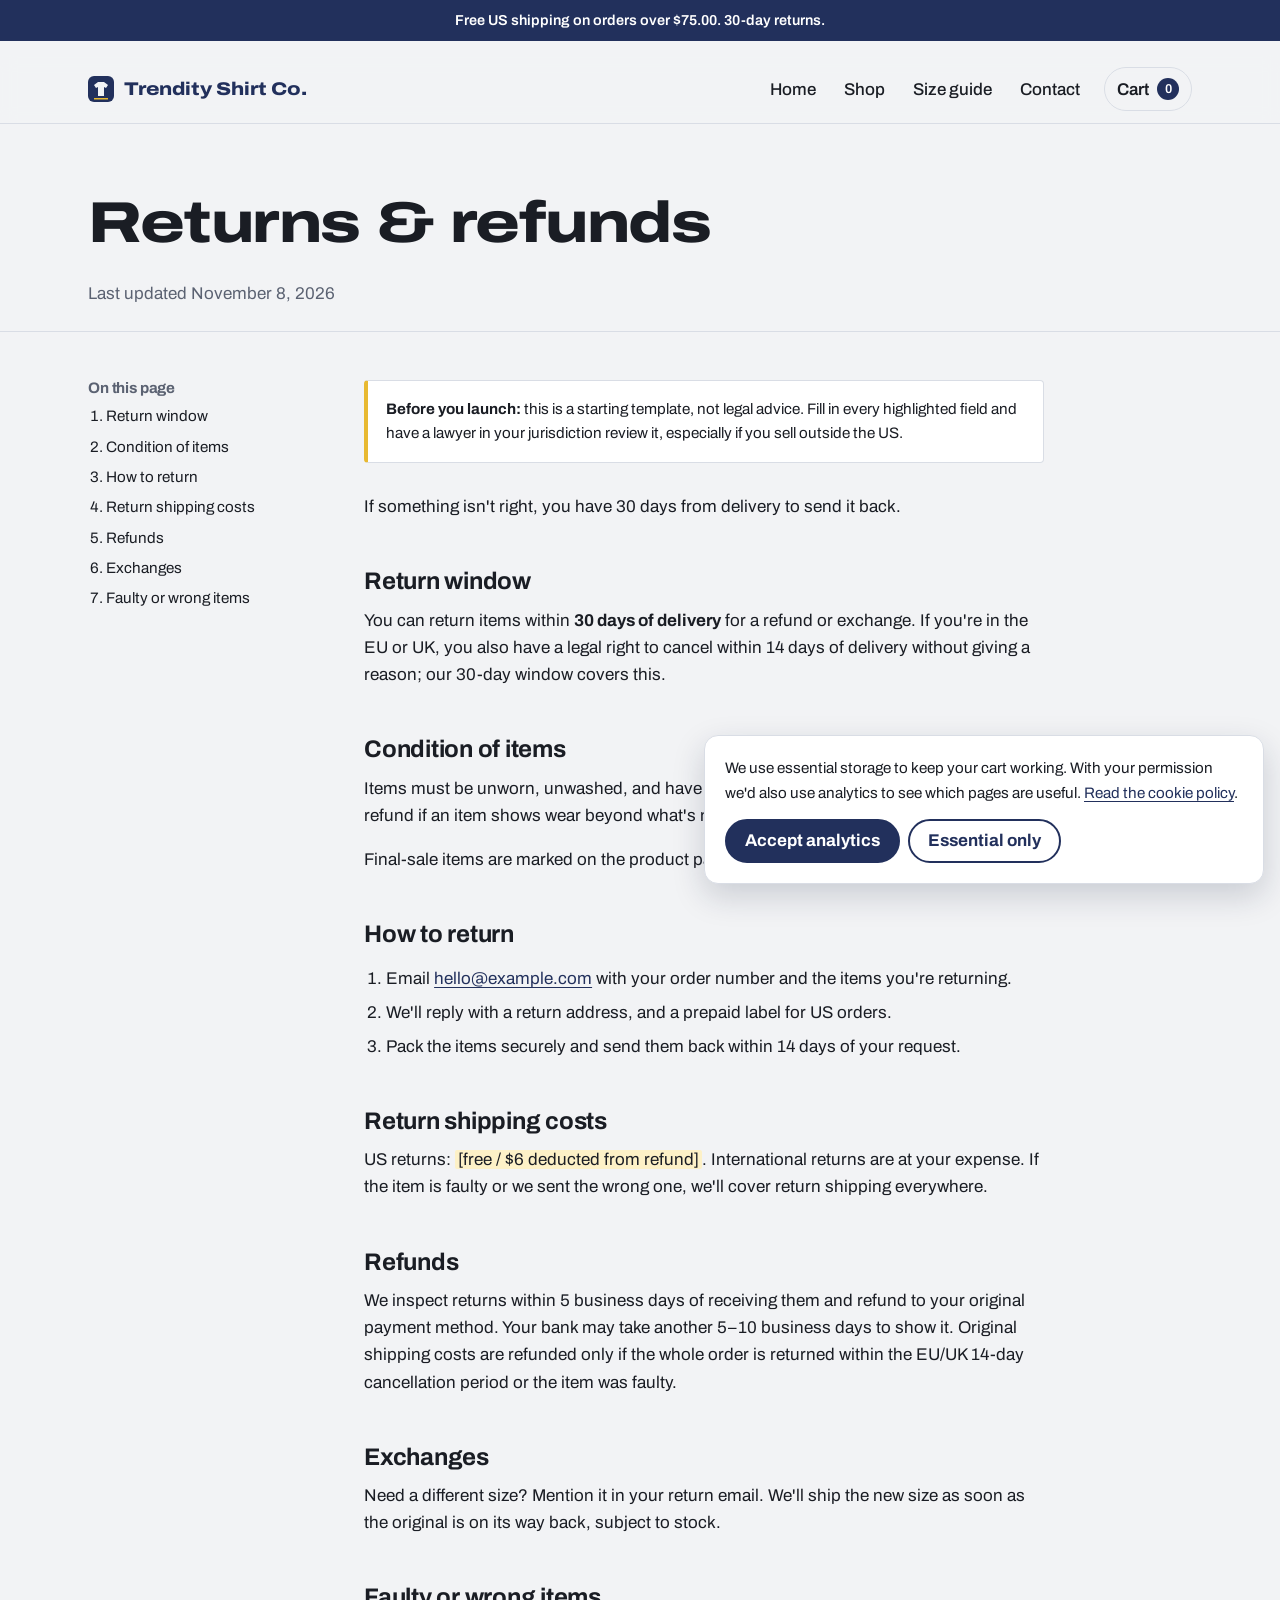
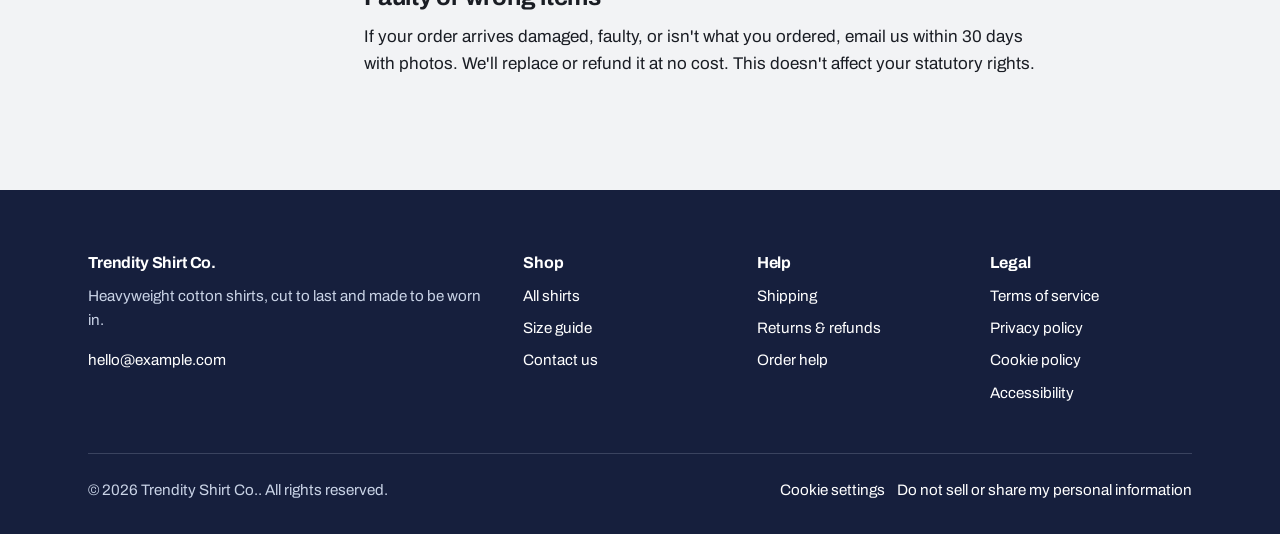
<file: legal/returns.html>
<!doctype html>
<html lang="en">
<head>
  <meta charset="utf-8">
  <meta name="viewport" content="width=device-width, initial-scale=1">
  <title>Returns & refunds — Trendity Shirt Co.</title>
  <meta name="description" content="If something isn&#x27;t right, you have 30 days from delivery to send it back.">
  <meta name="robots" content="index,follow">
  <link rel="icon" href="../assets/favicon.svg" type="image/svg+xml">
  <link rel="preconnect" href="https://fonts.googleapis.com">
  <link rel="preconnect" href="https://fonts.gstatic.com" crossorigin>
  <link href="https://fonts.googleapis.com/css2?family=Archivo:wdth,wght@62..125,400..800&display=swap" rel="stylesheet">
  <link rel="stylesheet" href="../assets/styles.css">
</head>
<body data-page="legal" data-root="../">
<main id="main">
  <div class="page-head"><div class="wrap">
    <h1 class="display" style="font-size:clamp(2.2rem,5vw,3.6rem)">Returns & refunds</h1>
    <p>Last updated November 8, 2026</p>
  </div></div>
  <div class="wrap legal">
    <nav class="toc" aria-label="On this page"><h2>On this page</h2><ol><li><a href="#window">Return window</a></li><li><a href="#condition">Condition of items</a></li><li><a href="#how">How to return</a></li><li><a href="#costs">Return shipping costs</a></li><li><a href="#refunds">Refunds</a></li><li><a href="#exchanges">Exchanges</a></li><li><a href="#faulty">Faulty or wrong items</a></li></ol></nav>
    <article class="prose"><div class="note"><p><strong>Before you launch:</strong> this is a starting template, not legal advice. Fill in every highlighted field and have a lawyer in your jurisdiction review it, especially if you sell outside the US.</p></div><p>If something isn't right, you have 30 days from delivery to send it back.</p><h2 id="window">Return window</h2><p>You can return items within <strong>30 days of delivery</strong> for a refund or exchange. If you're in the EU or UK, you also have a legal right to cancel within 14 days of delivery without giving a reason; our 30-day window covers this.</p><h2 id="condition">Condition of items</h2><p>Items must be unworn, unwashed, and have their original tags. We may reduce the refund if an item shows wear beyond what's needed to try it on.</p><p>Final-sale items are marked on the product page and can't be returned unless faulty.</p><h2 id="how">How to return</h2><ol>
   <li>Email <a href="mailto:hello@example.com">hello@example.com</a> with your order number and the items you're returning.</li>
   <li>We'll reply with a return address, and a prepaid label for US orders.</li>
   <li>Pack the items securely and send them back within 14 days of your request.</li>
   </ol><h2 id="costs">Return shipping costs</h2><p>US returns: <mark class="fill">[free / $6 deducted from refund]</mark>. International returns are at your expense. If the item is faulty or we sent the wrong one, we'll cover return shipping everywhere.</p><h2 id="refunds">Refunds</h2><p>We inspect returns within 5 business days of receiving them and refund to your original payment method. Your bank may take another 5–10 business days to show it. Original shipping costs are refunded only if the whole order is returned within the EU/UK 14-day cancellation period or the item was faulty.</p><h2 id="exchanges">Exchanges</h2><p>Need a different size? Mention it in your return email. We'll ship the new size as soon as the original is on its way back, subject to stock.</p><h2 id="faulty">Faulty or wrong items</h2><p>If your order arrives damaged, faulty, or isn't what you ordered, email us within 30 days with photos. We'll replace or refund it at no cost. This doesn't affect your statutory rights.</p></article>
  </div>
</main>
<script src="../assets/main.js"></script>
</body>
</html>
</file>
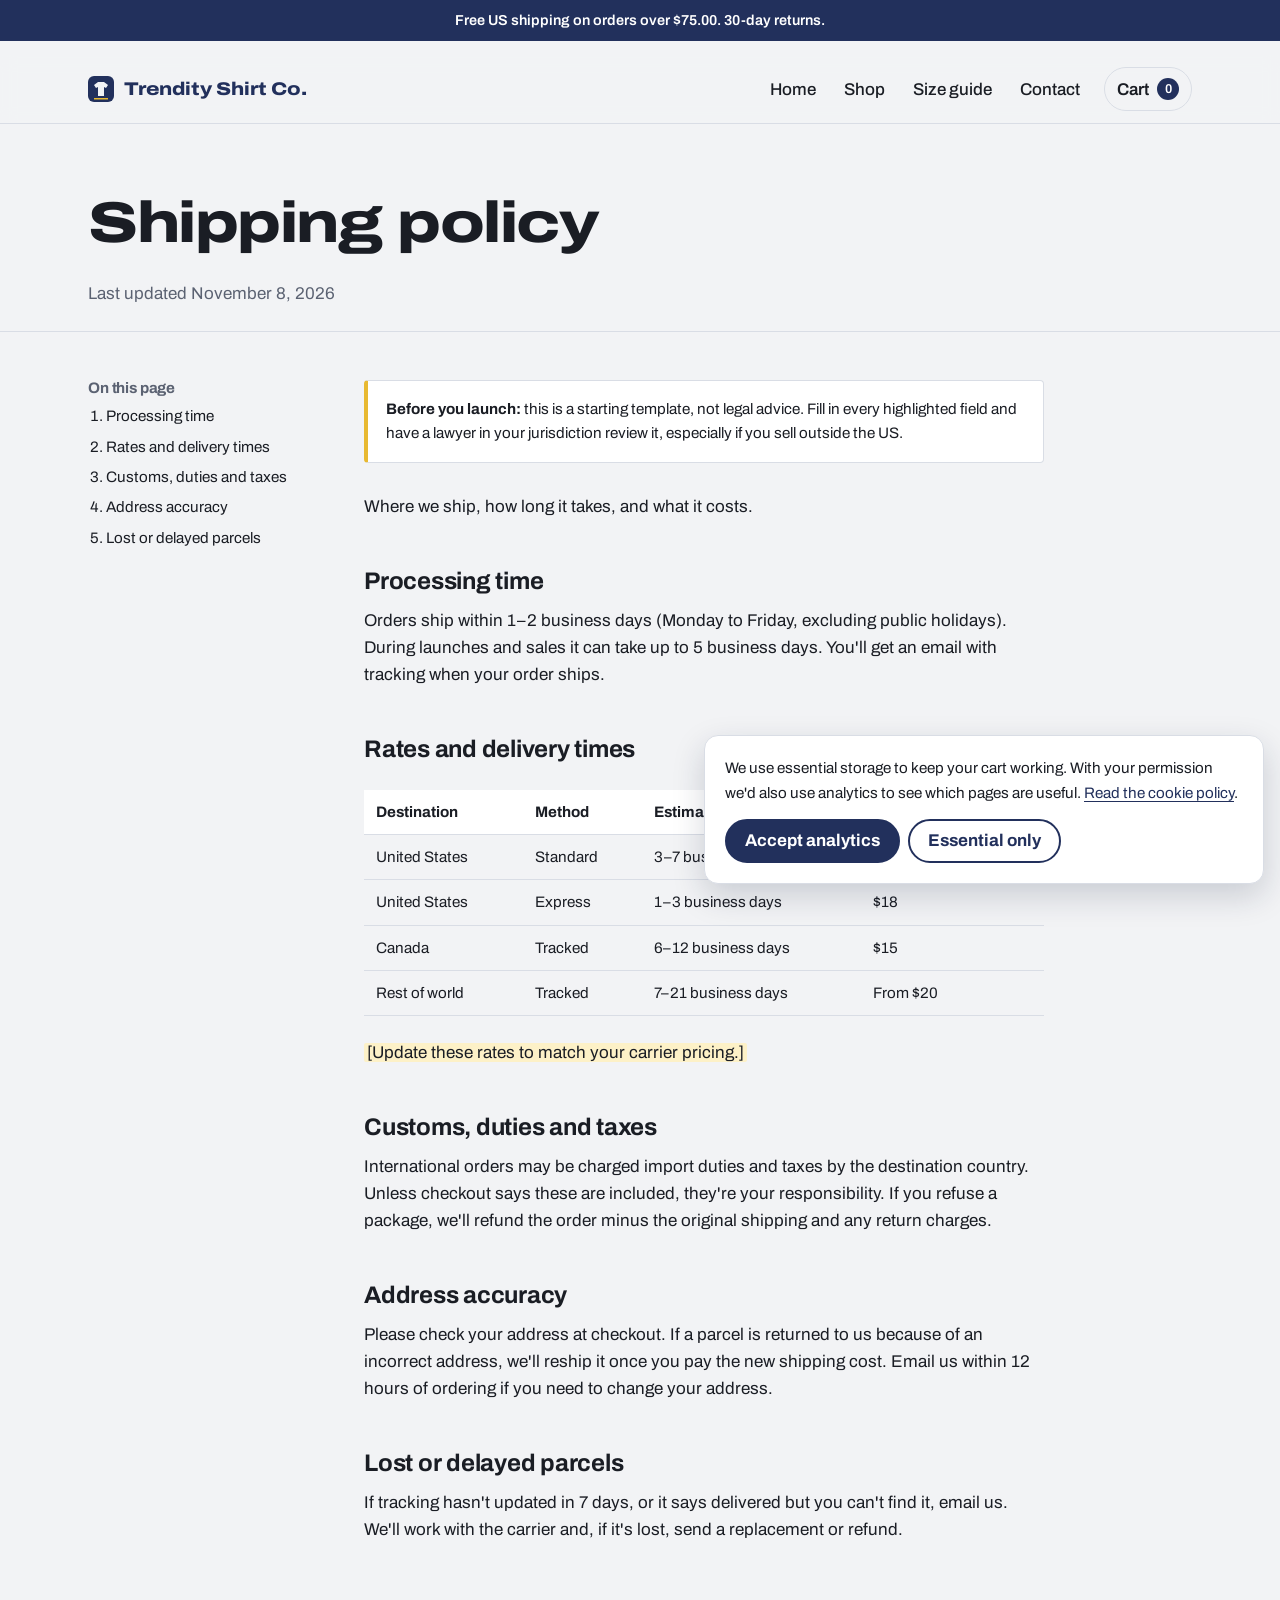
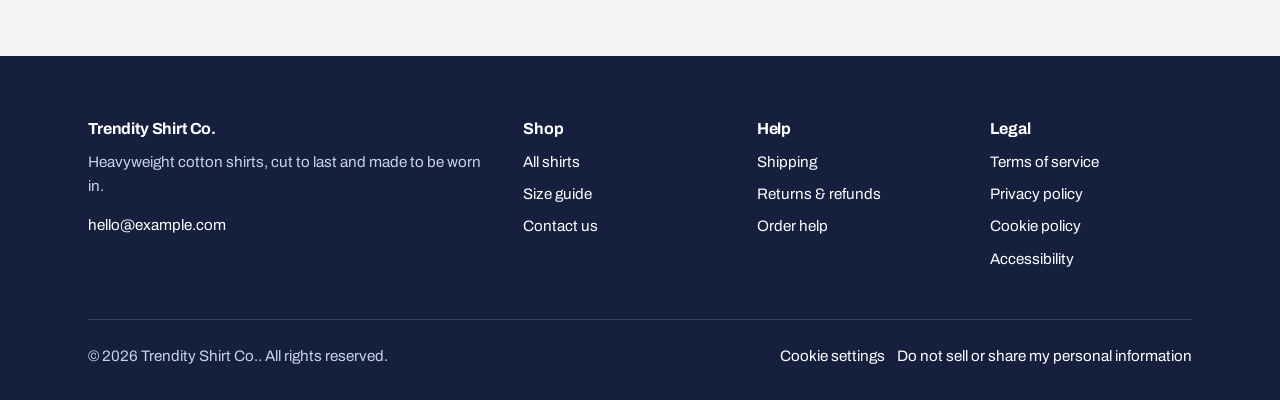
<file: legal/shipping.html>
<!doctype html>
<html lang="en">
<head>
  <meta charset="utf-8">
  <meta name="viewport" content="width=device-width, initial-scale=1">
  <title>Shipping policy — Trendity Shirt Co.</title>
  <meta name="description" content="Where we ship, how long it takes, and what it costs.">
  <meta name="robots" content="index,follow">
  <link rel="icon" href="../assets/favicon.svg" type="image/svg+xml">
  <link rel="preconnect" href="https://fonts.googleapis.com">
  <link rel="preconnect" href="https://fonts.gstatic.com" crossorigin>
  <link href="https://fonts.googleapis.com/css2?family=Archivo:wdth,wght@62..125,400..800&display=swap" rel="stylesheet">
  <link rel="stylesheet" href="../assets/styles.css">
</head>
<body data-page="legal" data-root="../">
<main id="main">
  <div class="page-head"><div class="wrap">
    <h1 class="display" style="font-size:clamp(2.2rem,5vw,3.6rem)">Shipping policy</h1>
    <p>Last updated November 8, 2026</p>
  </div></div>
  <div class="wrap legal">
    <nav class="toc" aria-label="On this page"><h2>On this page</h2><ol><li><a href="#processing">Processing time</a></li><li><a href="#rates">Rates and delivery times</a></li><li><a href="#duties">Customs, duties and taxes</a></li><li><a href="#address">Address accuracy</a></li><li><a href="#lost">Lost or delayed parcels</a></li></ol></nav>
    <article class="prose"><div class="note"><p><strong>Before you launch:</strong> this is a starting template, not legal advice. Fill in every highlighted field and have a lawyer in your jurisdiction review it, especially if you sell outside the US.</p></div><p>Where we ship, how long it takes, and what it costs.</p><h2 id="processing">Processing time</h2><p>Orders ship within 1–2 business days (Monday to Friday, excluding public holidays). During launches and sales it can take up to 5 business days. You'll get an email with tracking when your order ships.</p><h2 id="rates">Rates and delivery times</h2><div class="table-scroll"><table>
   <thead><tr><th>Destination</th><th>Method</th><th>Estimated delivery</th><th>Cost</th></tr></thead>
   <tbody>
   <tr><td>United States</td><td>Standard</td><td>3–7 business days</td><td>$6, free over $75</td></tr>
   <tr><td>United States</td><td>Express</td><td>1–3 business days</td><td>$18</td></tr>
   <tr><td>Canada</td><td>Tracked</td><td>6–12 business days</td><td>$15</td></tr>
   <tr><td>Rest of world</td><td>Tracked</td><td>7–21 business days</td><td>From $20</td></tr>
   </tbody></table></div>
   <p><mark class="fill">[Update these rates to match your carrier pricing.]</mark></p><h2 id="duties">Customs, duties and taxes</h2><p>International orders may be charged import duties and taxes by the destination country. Unless checkout says these are included, they're your responsibility. If you refuse a package, we'll refund the order minus the original shipping and any return charges.</p><h2 id="address">Address accuracy</h2><p>Please check your address at checkout. If a parcel is returned to us because of an incorrect address, we'll reship it once you pay the new shipping cost. Email us within 12 hours of ordering if you need to change your address.</p><h2 id="lost">Lost or delayed parcels</h2><p>If tracking hasn't updated in 7 days, or it says delivered but you can't find it, email us. We'll work with the carrier and, if it's lost, send a replacement or refund.</p></article>
  </div>
</main>
<script src="../assets/main.js"></script>
</body>
</html>
</file>
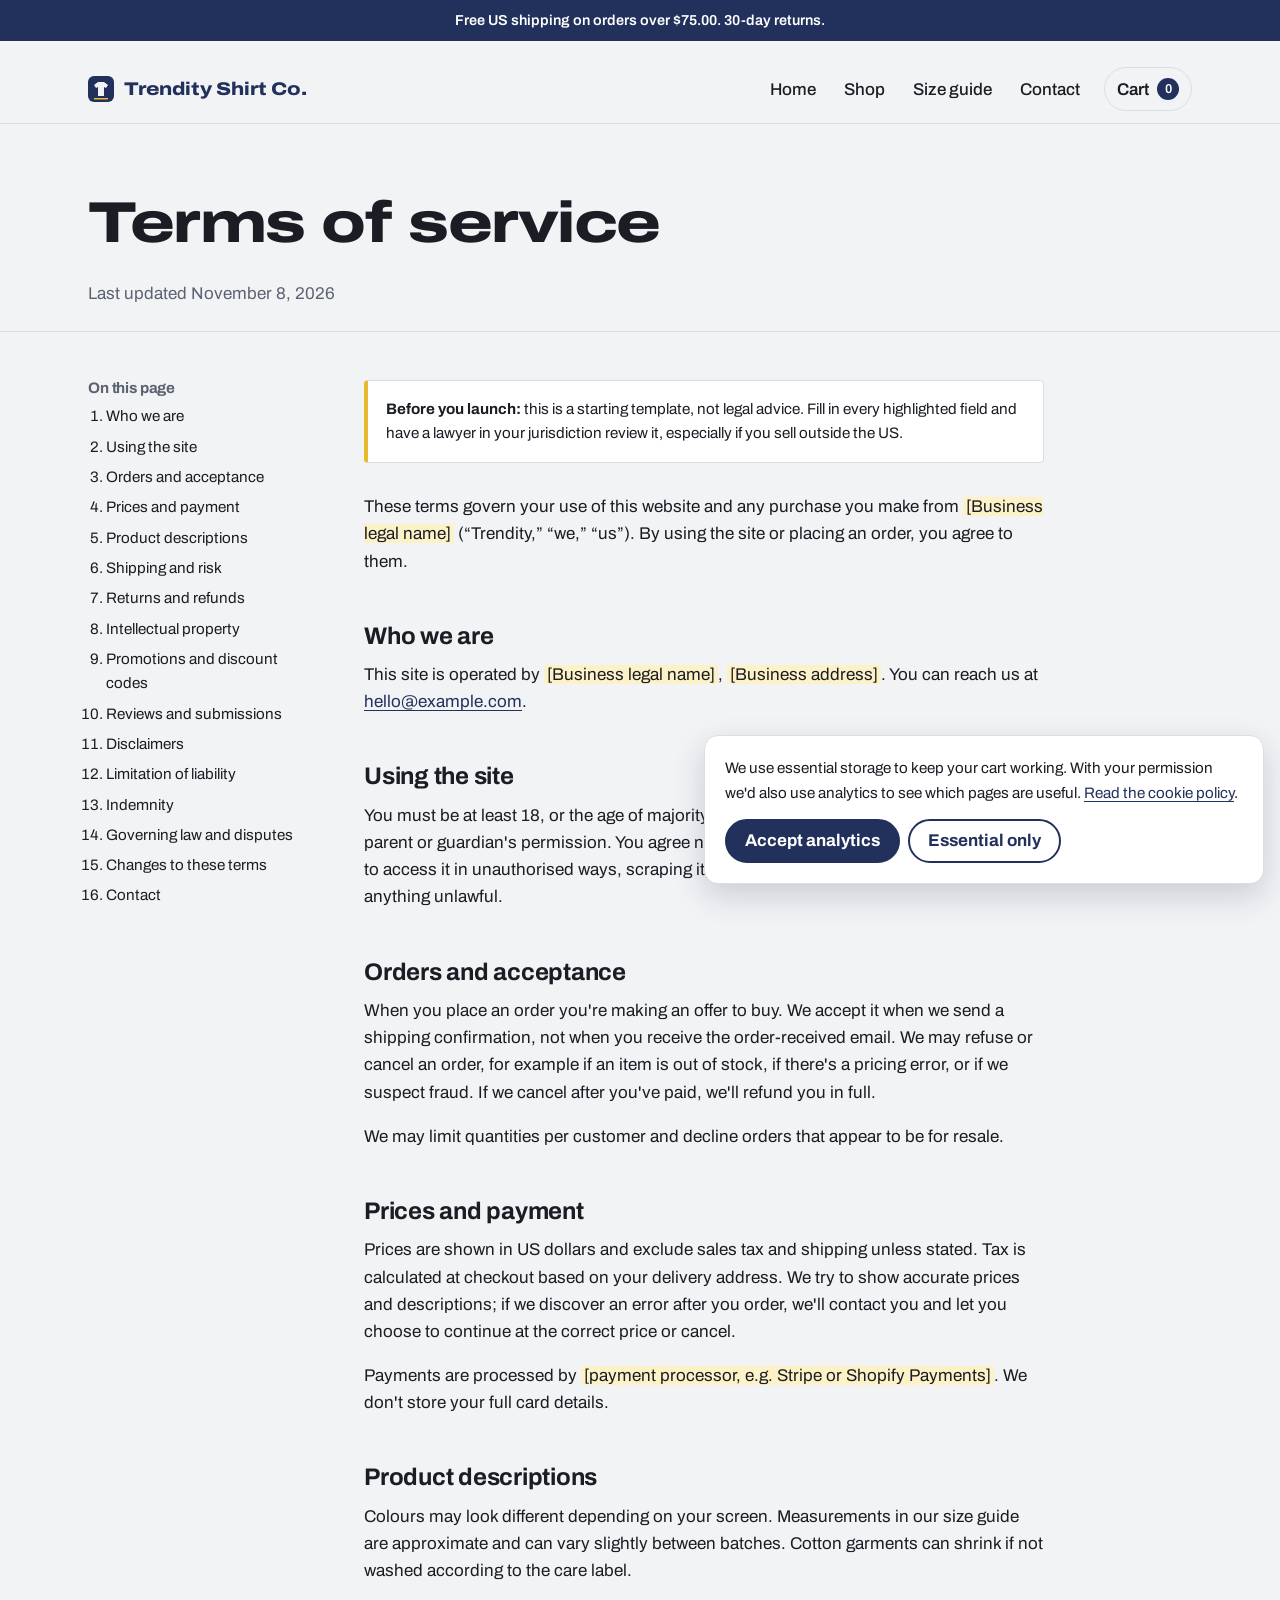
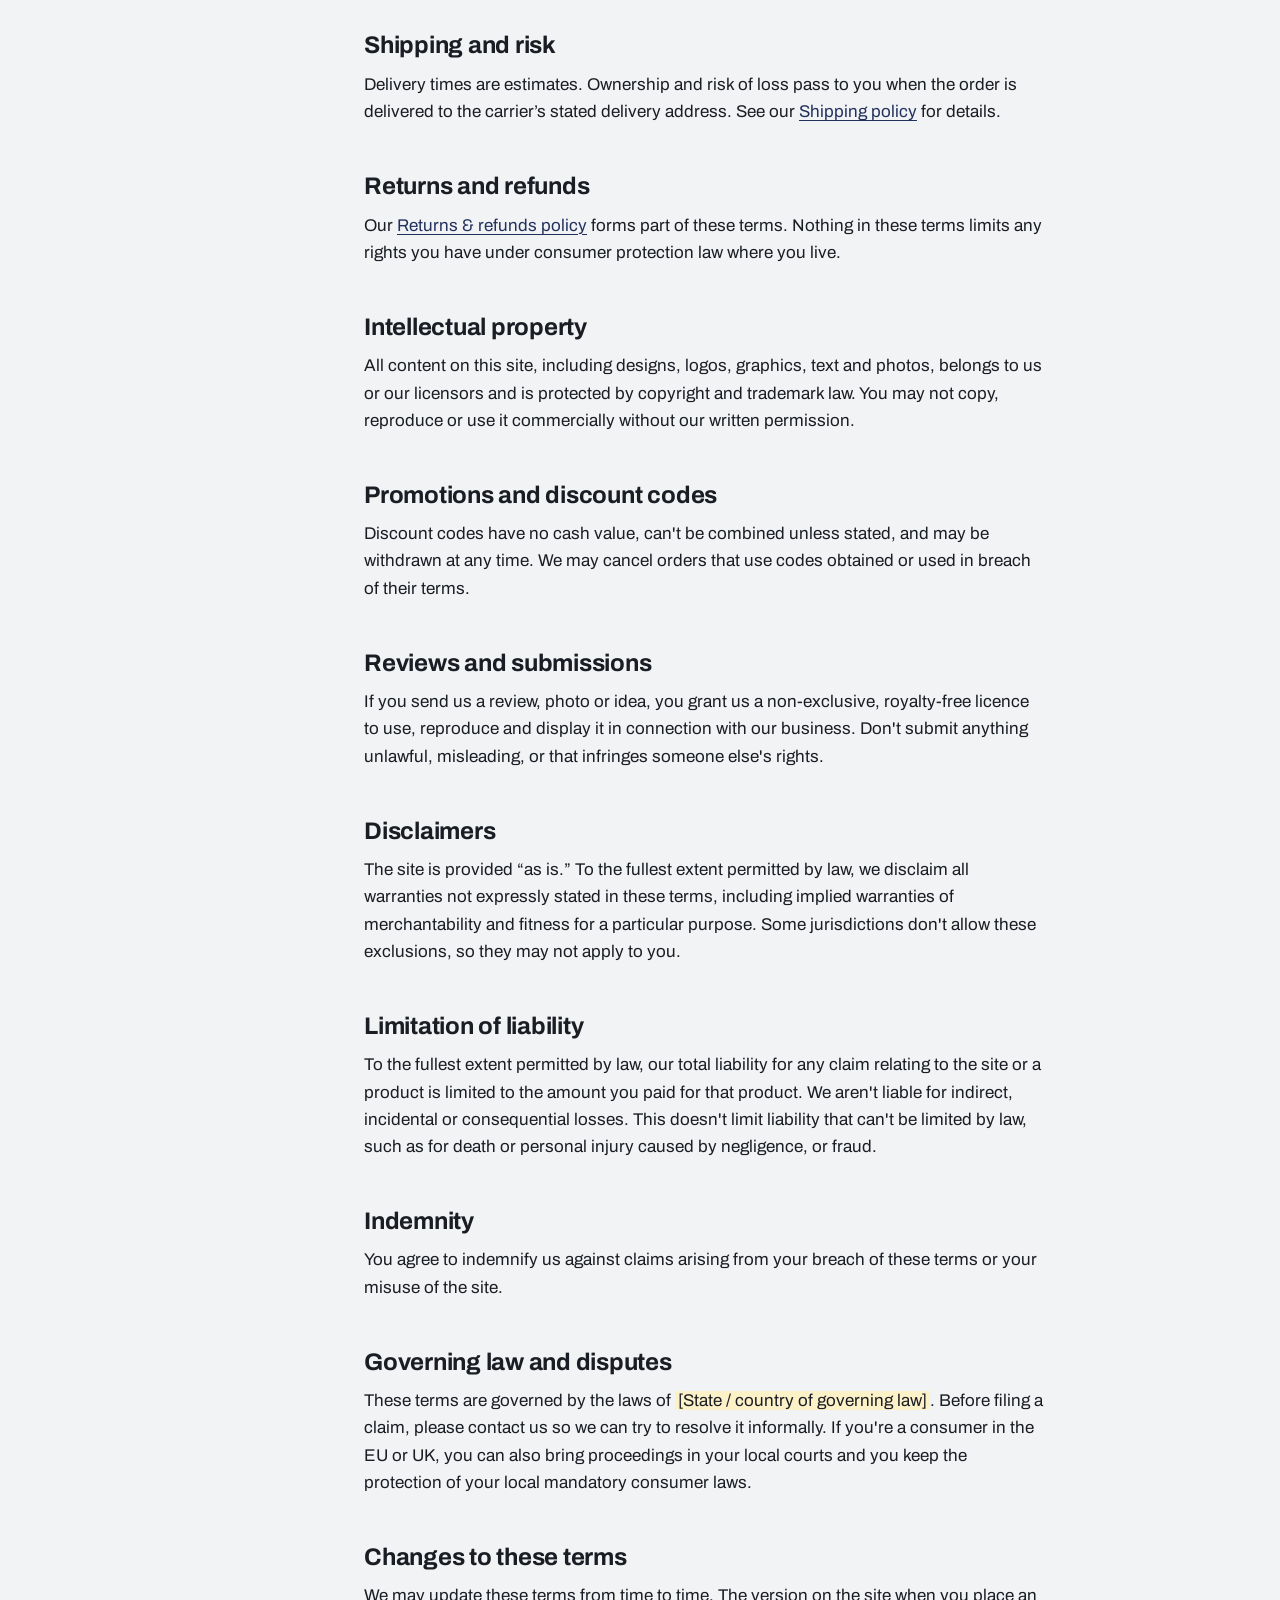
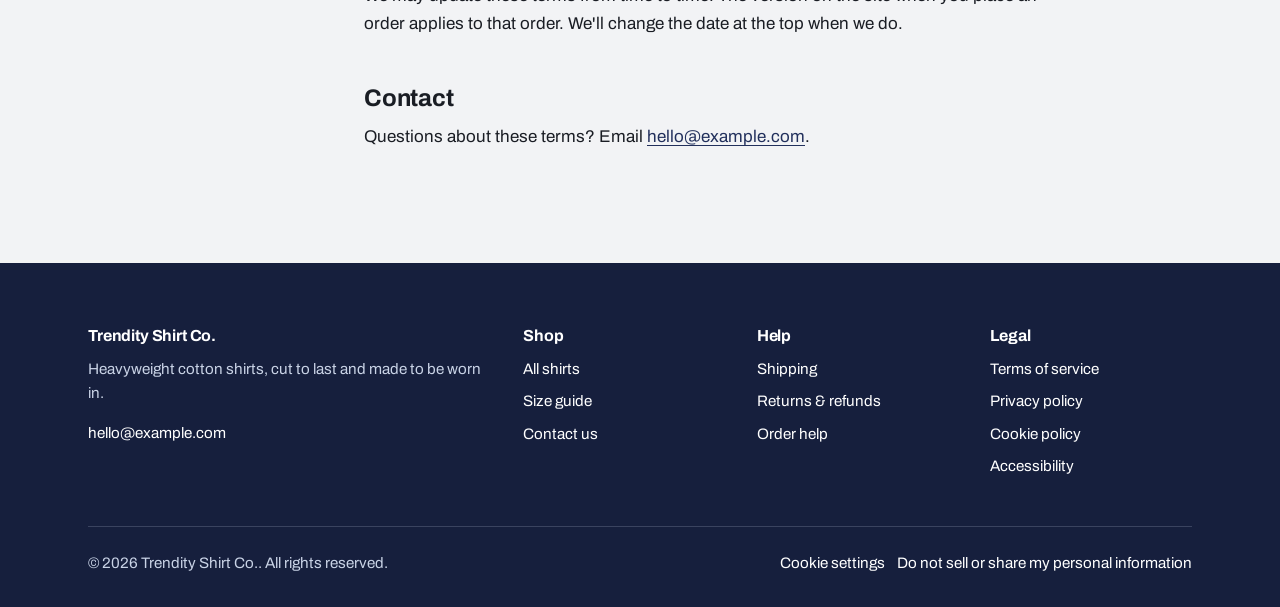
<file: legal/terms.html>
<!doctype html>
<html lang="en">
<head>
  <meta charset="utf-8">
  <meta name="viewport" content="width=device-width, initial-scale=1">
  <title>Terms of service — Trendity Shirt Co.</title>
  <meta name="description" content="The terms that apply when you use this website or buy from Trendity Shirt Co.">
  <meta name="robots" content="index,follow">
  <link rel="icon" href="../assets/favicon.svg" type="image/svg+xml">
  <link rel="preconnect" href="https://fonts.googleapis.com">
  <link rel="preconnect" href="https://fonts.gstatic.com" crossorigin>
  <link href="https://fonts.googleapis.com/css2?family=Archivo:wdth,wght@62..125,400..800&display=swap" rel="stylesheet">
  <link rel="stylesheet" href="../assets/styles.css">
</head>
<body data-page="legal" data-root="../">
<main id="main">
  <div class="page-head"><div class="wrap">
    <h1 class="display" style="font-size:clamp(2.2rem,5vw,3.6rem)">Terms of service</h1>
    <p>Last updated November 8, 2026</p>
  </div></div>
  <div class="wrap legal">
    <nav class="toc" aria-label="On this page"><h2>On this page</h2><ol><li><a href="#about">Who we are</a></li><li><a href="#eligibility">Using the site</a></li><li><a href="#orders">Orders and acceptance</a></li><li><a href="#pricing">Prices and payment</a></li><li><a href="#products">Product descriptions</a></li><li><a href="#shipping">Shipping and risk</a></li><li><a href="#returns">Returns and refunds</a></li><li><a href="#ip">Intellectual property</a></li><li><a href="#accounts">Promotions and discount codes</a></li><li><a href="#reviews">Reviews and submissions</a></li><li><a href="#disclaimer">Disclaimers</a></li><li><a href="#liability">Limitation of liability</a></li><li><a href="#indemnity">Indemnity</a></li><li><a href="#law">Governing law and disputes</a></li><li><a href="#changes">Changes to these terms</a></li><li><a href="#contact">Contact</a></li></ol></nav>
    <article class="prose"><div class="note"><p><strong>Before you launch:</strong> this is a starting template, not legal advice. Fill in every highlighted field and have a lawyer in your jurisdiction review it, especially if you sell outside the US.</p></div><p>These terms govern your use of this website and any purchase you make from <mark class="fill">[Business legal name]</mark> (“Trendity,” “we,” “us”). By using the site or placing an order, you agree to them.</p><h2 id="about">Who we are</h2><p>This site is operated by <mark class="fill">[Business legal name]</mark>, <mark class="fill">[Business address]</mark>. You can reach us at <a href="mailto:hello@example.com">hello@example.com</a>.</p><h2 id="eligibility">Using the site</h2><p>You must be at least 18, or the age of majority where you live, to place an order, or have a parent or guardian's permission. You agree not to misuse the site, including by attempting to access it in unauthorised ways, scraping it, interfering with its security, or using it for anything unlawful.</p><h2 id="orders">Orders and acceptance</h2><p>When you place an order you're making an offer to buy. We accept it when we send a shipping confirmation, not when you receive the order-received email. We may refuse or cancel an order, for example if an item is out of stock, if there's a pricing error, or if we suspect fraud. If we cancel after you've paid, we'll refund you in full.</p><p>We may limit quantities per customer and decline orders that appear to be for resale.</p><h2 id="pricing">Prices and payment</h2><p>Prices are shown in US dollars and exclude sales tax and shipping unless stated. Tax is calculated at checkout based on your delivery address. We try to show accurate prices and descriptions; if we discover an error after you order, we'll contact you and let you choose to continue at the correct price or cancel.</p><p>Payments are processed by <mark class="fill">[payment processor, e.g. Stripe or Shopify Payments]</mark>. We don't store your full card details.</p><h2 id="products">Product descriptions</h2><p>Colours may look different depending on your screen. Measurements in our size guide are approximate and can vary slightly between batches. Cotton garments can shrink if not washed according to the care label.</p><h2 id="shipping">Shipping and risk</h2><p>Delivery times are estimates. Ownership and risk of loss pass to you when the order is delivered to the carrier’s stated delivery address. See our <a href="shipping.html">Shipping policy</a> for details.</p><h2 id="returns">Returns and refunds</h2><p>Our <a href="returns.html">Returns &amp; refunds policy</a> forms part of these terms. Nothing in these terms limits any rights you have under consumer protection law where you live.</p><h2 id="ip">Intellectual property</h2><p>All content on this site, including designs, logos, graphics, text and photos, belongs to us or our licensors and is protected by copyright and trademark law. You may not copy, reproduce or use it commercially without our written permission.</p><h2 id="accounts">Promotions and discount codes</h2><p>Discount codes have no cash value, can't be combined unless stated, and may be withdrawn at any time. We may cancel orders that use codes obtained or used in breach of their terms.</p><h2 id="reviews">Reviews and submissions</h2><p>If you send us a review, photo or idea, you grant us a non-exclusive, royalty-free licence to use, reproduce and display it in connection with our business. Don't submit anything unlawful, misleading, or that infringes someone else's rights.</p><h2 id="disclaimer">Disclaimers</h2><p>The site is provided “as is.” To the fullest extent permitted by law, we disclaim all warranties not expressly stated in these terms, including implied warranties of merchantability and fitness for a particular purpose. Some jurisdictions don't allow these exclusions, so they may not apply to you.</p><h2 id="liability">Limitation of liability</h2><p>To the fullest extent permitted by law, our total liability for any claim relating to the site or a product is limited to the amount you paid for that product. We aren't liable for indirect, incidental or consequential losses. This doesn't limit liability that can't be limited by law, such as for death or personal injury caused by negligence, or fraud.</p><h2 id="indemnity">Indemnity</h2><p>You agree to indemnify us against claims arising from your breach of these terms or your misuse of the site.</p><h2 id="law">Governing law and disputes</h2><p>These terms are governed by the laws of <mark class="fill">[State / country of governing law]</mark>. Before filing a claim, please contact us so we can try to resolve it informally. If you're a consumer in the EU or UK, you can also bring proceedings in your local courts and you keep the protection of your local mandatory consumer laws.</p><h2 id="changes">Changes to these terms</h2><p>We may update these terms from time to time. The version on the site when you place an order applies to that order. We'll change the date at the top when we do.</p><h2 id="contact">Contact</h2><p>Questions about these terms? Email <a href="mailto:hello@example.com">hello@example.com</a>.</p></article>
  </div>
</main>
<script src="../assets/main.js"></script>
</body>
</html>
</file>
<file: assets/styles.css>
/* ==========================================================================
   Trendity Shirt Co. — design tokens
   Palette is drawn from indigo dyeing: raw cotton, chambray, deep indigo,
   and the yellow tracer thread you find on a selvedge edge.
   ========================================================================== */
:root {
  --cotton: #f2f3f5;      /* page background: undyed cotton, cool not cream */
  --paper: #ffffff;       /* raised surfaces */
  --chambray: #c9d3e6;    /* soft fills, hover */
  --indigo: #22305c;      /* primary brand + buttons */
  --indigo-deep: #161f3d; /* footer */
  --ink: #1a1d24;         /* body text */
  --muted: #5b6272;       /* secondary text */
  --line: #d9dde5;        /* borders */
  --thread: #e8b931;      /* the one accent: selvedge tracer thread */

  --font: "Archivo", system-ui, sans-serif;
  --measure: 68ch;
  --radius-sm: 4px;
  --radius-lg: 14px;
  --gutter: clamp(16px, 4vw, 48px);
  --max: 1200px;
}

*, *::before, *::after { box-sizing: border-box; }
html { -webkit-text-size-adjust: 100%; }
body {
  margin: 0;
  background: var(--cotton);
  color: var(--ink);
  font-family: var(--font);
  font-size: 1.0625rem;
  line-height: 1.6;
  -webkit-font-smoothing: antialiased;
}
img, svg { display: block; max-width: 100%; }
a { color: var(--indigo); text-underline-offset: 3px; }
a:hover { text-decoration-thickness: 2px; }
:focus-visible { outline: 3px solid var(--thread); outline-offset: 2px; border-radius: 2px; }

.wrap { max-width: var(--max); margin: 0 auto; padding: 0 var(--gutter); }
.visually-hidden {
  position: absolute; width: 1px; height: 1px; overflow: hidden;
  clip: rect(0 0 0 0); white-space: nowrap;
}
.skip-link {
  position: absolute; left: 12px; top: -60px; z-index: 100;
  background: var(--indigo); color: #fff; padding: 10px 14px; border-radius: var(--radius-sm);
}
.skip-link:focus { top: 12px; }

/* ---------- Type scale (1.25 ratio) ---------- */
h1, h2, h3 { line-height: 1.1; margin: 0 0 .5em; font-weight: 700; letter-spacing: -0.01em; }
.display {
  font-stretch: 125%;
  font-weight: 800;
  font-size: clamp(2.6rem, 7vw, 5.4rem);
  line-height: .95;
  letter-spacing: -0.025em;
}
h2 { font-size: clamp(1.75rem, 3.4vw, 2.5rem); font-stretch: 112%; }
h3 { font-size: 1.25rem; }
p { margin: 0 0 1em; }
.lede { font-size: 1.25rem; color: var(--muted); max-width: 46ch; }

/* ---------- Header ---------- */
.site-header {
  position: sticky; top: 0; z-index: 40;
  background: rgba(242, 243, 245, .92);
  backdrop-filter: saturate(1.4) blur(8px);
  border-bottom: 1px solid var(--line);
}
.site-header .wrap { display: flex; align-items: center; gap: 24px; height: 68px; }
.brand {
  display: flex; align-items: center; gap: 10px;
  font-weight: 800; font-stretch: 118%; font-size: 1.15rem;
  color: var(--indigo); text-decoration: none; letter-spacing: -0.01em;
}
.brand-mark { width: 26px; height: 26px; }
.nav { display: flex; gap: 28px; margin-left: auto; }
.nav a { color: var(--ink); text-decoration: none; font-weight: 500; }
.nav a[aria-current="page"] { color: var(--indigo); box-shadow: inset 0 -2px 0 var(--thread); }
.icon-btn {
  display: inline-flex; align-items: center; justify-content: center; gap: 8px;
  min-width: 44px; height: 44px; padding: 0 12px;
  background: none; border: 1px solid var(--line); border-radius: 999px;
  font: inherit; font-weight: 600; color: var(--ink); cursor: pointer;
}
.icon-btn:hover { border-color: var(--indigo); }
.cart-count {
  min-width: 22px; height: 22px; padding: 0 6px; border-radius: 999px;
  background: var(--indigo); color: #fff; font-size: .8rem; line-height: 22px; text-align: center;
}
.menu-toggle { display: none; }

@media (max-width: 760px) {
  .menu-toggle { display: inline-flex; margin-left: auto; }
  .nav {
    display: none; position: absolute; top: 68px; left: 0; right: 0;
    flex-direction: column; gap: 0; margin: 0;
    background: var(--cotton); border-bottom: 1px solid var(--line);
  }
  .nav.open { display: flex; }
  .nav a { padding: 14px var(--gutter); border-top: 1px solid var(--line); }
  .site-header .cart-btn { margin-left: 0; }
}

/* ---------- Buttons ---------- */
.btn {
  display: inline-flex; align-items: center; justify-content: center;
  min-height: 48px; padding: 0 24px; border-radius: 999px;
  border: 2px solid var(--indigo); background: var(--indigo); color: #fff;
  font: inherit; font-weight: 700; text-decoration: none; cursor: pointer;
  transition: background .15s ease, color .15s ease;
}
.btn:hover { background: var(--indigo-deep); border-color: var(--indigo-deep); }
.btn-ghost { background: transparent; color: var(--indigo); }
.btn-ghost:hover { background: var(--indigo); color: #fff; }
.btn[disabled] { opacity: .5; cursor: not-allowed; }

/* ---------- Hero: the shirt rail ---------- */
.hero { padding: clamp(48px, 8vw, 96px) 0 0; overflow: hidden; }
.hero-copy { max-width: 760px; }
.hero-actions { display: flex; flex-wrap: wrap; gap: 12px; margin-top: 28px; }
.rail {
  position: relative; margin-top: clamp(40px, 6vw, 72px);
  padding-top: 18px;
}
.rail::before { /* the hanging bar */
  content: ""; position: absolute; top: 0; left: -5vw; right: -5vw; height: 6px;
  background: linear-gradient(#9aa1ad, #6b7280); border-radius: 3px;
}
.rail-row {
  display: flex; gap: clamp(8px, 1.5vw, 20px); justify-content: center;
  padding-bottom: clamp(32px, 5vw, 64px);
}
.rail-item {
  flex: 0 0 clamp(96px, 15vw, 190px);
  transform-origin: top center;
  animation: sway 1.4s cubic-bezier(.3,.7,.4,1) both;
  text-decoration: none;
}
.rail-item:nth-child(2) { animation-delay: .06s; }
.rail-item:nth-child(3) { animation-delay: .12s; }
.rail-item:nth-child(4) { animation-delay: .18s; }
.rail-item:nth-child(5) { animation-delay: .24s; }
.rail-item:nth-child(6) { animation-delay: .30s; }
@keyframes sway {
  0% { transform: rotate(5deg); opacity: 0; }
  40% { opacity: 1; }
  70% { transform: rotate(-1.5deg); }
  100% { transform: rotate(0); }
}
@media (max-width: 600px) { .rail-item:nth-child(n+5) { display: none; } }

/* ---------- Sections ---------- */
.section { padding: clamp(56px, 8vw, 104px) 0; }
.section-head { display: flex; align-items: end; justify-content: space-between; gap: 24px; margin-bottom: 32px; flex-wrap: wrap; }
.section-head p { color: var(--muted); max-width: 48ch; margin: 0; }

/* ---------- Product grid ---------- */
.grid { display: grid; gap: 28px 20px; grid-template-columns: repeat(auto-fill, minmax(min(100%, 240px), 1fr)); }
.product { display: flex; flex-direction: column; }
.product-media {
  aspect-ratio: 4 / 5; border-radius: var(--radius-lg);
  display: grid; place-items: center; padding: 14%;
  background: var(--paper); border: 1px solid var(--line);
}
.product-media svg { width: 100%; height: auto; }
.product-info { display: flex; justify-content: space-between; gap: 12px; margin-top: 14px; }
.product-name { font-weight: 700; margin: 0; }
.product-meta { color: var(--muted); font-size: .95rem; margin: 2px 0 0; }
.product-price { font-weight: 700; font-variant-numeric: tabular-nums; white-space: nowrap; }
.product-form { display: flex; gap: 8px; margin-top: 12px; }
.product-form select {
  flex: 1; min-height: 44px; padding: 0 12px;
  border: 1px solid var(--line); border-radius: var(--radius-sm);
  background: var(--paper); font: inherit; color: var(--ink);
}
.product-form .btn { min-height: 44px; padding: 0 18px; }

.filters { display: flex; gap: 8px; flex-wrap: wrap; margin-bottom: 28px; }
.chip {
  min-height: 40px; padding: 0 16px; border-radius: 999px;
  border: 1px solid var(--line); background: var(--paper);
  font: inherit; font-weight: 600; color: var(--ink); cursor: pointer;
}
.chip[aria-pressed="true"] { background: var(--indigo); border-color: var(--indigo); color: #fff; }

/* ---------- Details / promises ---------- */
.promises { display: grid; gap: 1px; background: var(--line); border: 1px solid var(--line); border-radius: var(--radius-lg); overflow: hidden;
  grid-template-columns: repeat(auto-fit, minmax(min(100%, 240px), 1fr)); }
.promise { background: var(--paper); padding: 28px; }
.promise h3 { margin-bottom: .35em; }
.promise p { color: var(--muted); margin: 0; }

.split { display: grid; gap: clamp(32px, 6vw, 80px); grid-template-columns: 1fr 1fr; align-items: center; }
@media (max-width: 800px) { .split { grid-template-columns: 1fr; } }
.swatches { display: grid; grid-template-columns: repeat(3, 1fr); gap: 10px; }
.swatch { aspect-ratio: 1; border-radius: var(--radius-sm); position: relative; }
.swatch span { position: absolute; left: 10px; bottom: 8px; font-size: .85rem; font-weight: 600; }

.band { background: var(--indigo); color: #fff; }
.band h2 { color: #fff; }
.band p { color: var(--chambray); }
.signup { display: flex; gap: 10px; flex-wrap: wrap; margin-top: 20px; max-width: 520px; }
.signup label { flex-basis: 100%; font-weight: 600; }
.signup input {
  flex: 1 1 240px; min-height: 48px; padding: 0 16px; border-radius: 999px;
  border: 2px solid transparent; font: inherit;
}
.signup .btn { background: var(--thread); border-color: var(--thread); color: var(--ink); }
.signup .btn:hover { background: #f4ca4c; border-color: #f4ca4c; }
.fine { font-size: .875rem; color: var(--chambray); margin-top: 10px; }
.fine a { color: #fff; }
.form-status { flex-basis: 100%; margin: 0; font-weight: 600; }

/* ---------- Footer ---------- */
.site-footer { background: var(--indigo-deep); color: var(--chambray); padding: 64px 0 32px; font-size: .95rem; }
.site-footer a { color: #fff; text-decoration: none; }
.site-footer a:hover { text-decoration: underline; }
.footer-grid { display: grid; gap: 32px; grid-template-columns: 2fr repeat(3, 1fr); }
@media (max-width: 800px) { .footer-grid { grid-template-columns: 1fr 1fr; } }
.footer-grid h2 { font-size: 1rem; color: #fff; font-stretch: 100%; margin-bottom: 12px; }
.footer-grid ul { list-style: none; padding: 0; margin: 0; display: grid; gap: 8px; }
.footer-bottom { margin-top: 48px; padding-top: 24px; border-top: 1px solid rgba(201,211,230,.2); display: flex; flex-wrap: wrap; gap: 12px 24px; justify-content: space-between; }
.footer-bottom button { background: none; border: 0; padding: 0; font: inherit; color: #fff; cursor: pointer; }
.footer-bottom button:hover { text-decoration: underline; }

/* ---------- Cart drawer ---------- */
.drawer-backdrop { position: fixed; inset: 0; background: rgba(22,31,61,.45); opacity: 0; pointer-events: none; transition: opacity .2s; z-index: 60; }
.drawer {
  position: fixed; top: 0; right: 0; bottom: 0; width: min(420px, 100%);
  background: var(--paper); z-index: 61; display: flex; flex-direction: column;
  transform: translateX(100%); transition: transform .25s cubic-bezier(.2,.8,.2,1);
}
.drawer-open .drawer { transform: none; }
.drawer-open .drawer-backdrop { opacity: 1; pointer-events: auto; }
.drawer-head { display: flex; align-items: center; justify-content: space-between; padding: 20px 24px; border-bottom: 1px solid var(--line); }
.drawer-head h2 { font-size: 1.25rem; margin: 0; font-stretch: 100%; }
.drawer-body { flex: 1; overflow-y: auto; padding: 8px 24px; }
.drawer-foot { padding: 20px 24px; border-top: 1px solid var(--line); }
.cart-line { display: grid; grid-template-columns: 64px 1fr auto; gap: 14px; padding: 16px 0; border-bottom: 1px solid var(--line); align-items: center; }
.cart-line .thumb { background: var(--cotton); border-radius: var(--radius-sm); padding: 8px; }
.cart-line p { margin: 0; }
.qty { display: inline-flex; align-items: center; gap: 4px; margin-top: 6px; }
.qty button { width: 32px; height: 32px; border-radius: 999px; border: 1px solid var(--line); background: var(--paper); cursor: pointer; font: inherit; }
.link-btn { background: none; border: 0; padding: 0; font: inherit; color: var(--muted); text-decoration: underline; cursor: pointer; font-size: .9rem; }
.totals { display: flex; justify-content: space-between; font-weight: 700; margin-bottom: 4px; }
.empty { padding: 40px 0; text-align: center; color: var(--muted); }

/* ---------- Cookie notice ---------- */
.cookie {
  position: fixed; left: 16px; right: 16px; bottom: 16px; z-index: 70;
  max-width: 560px; margin-left: auto;
  background: var(--paper); border: 1px solid var(--line); border-radius: var(--radius-lg);
  padding: 20px; box-shadow: 0 12px 32px rgba(22,31,61,.18);
}
.cookie p { margin: 0 0 14px; font-size: .95rem; }
.cookie .actions { display: flex; flex-wrap: wrap; gap: 8px; }
.cookie .btn { min-height: 44px; padding: 0 18px; }

/* ---------- Legal + content pages ---------- */
.page-head { padding: clamp(40px, 6vw, 72px) 0 24px; border-bottom: 1px solid var(--line); }
.page-head p { color: var(--muted); margin: 0; }
.legal { display: grid; grid-template-columns: 220px minmax(0, 1fr); gap: 56px; padding-top: 48px; padding-bottom: 96px; }
@media (max-width: 860px) { .legal { grid-template-columns: 1fr; gap: 24px; } .toc { position: static !important; } }
.toc { position: sticky; top: 92px; align-self: start; font-size: .95rem; }
.toc h2 { font-size: .95rem; font-stretch: 100%; color: var(--muted); }
.toc ol { padding-left: 1.2em; margin: 0; display: grid; gap: 6px; }
.toc a { color: var(--ink); text-decoration: none; }
.toc a:hover { color: var(--indigo); text-decoration: underline; }
.prose { max-width: var(--measure); }
.prose h2 { font-size: 1.5rem; font-stretch: 100%; margin-top: 2em; scroll-margin-top: 90px; }
.prose h2:first-child { margin-top: 0; }
.prose h3 { margin-top: 1.5em; }
.prose ul, .prose ol { padding-left: 1.3em; }
.prose li { margin-bottom: .4em; }
.prose table { width: 100%; border-collapse: collapse; margin: 1em 0 1.5em; font-size: .95rem; }
.prose th, .prose td { text-align: left; padding: 10px 12px; border-bottom: 1px solid var(--line); vertical-align: top; }
.prose th { background: var(--paper); }
.table-scroll { overflow-x: auto; }
.note {
  background: var(--paper); border: 1px solid var(--line); border-left: 4px solid var(--thread);
  border-radius: var(--radius-sm); padding: 16px 18px; margin-bottom: 2em; font-size: .95rem;
}
.note p:last-child { margin: 0; }
mark.fill { background: #fdf1c7; color: inherit; padding: 0 3px; border-radius: 2px; }

.contact-grid { display: grid; grid-template-columns: 1fr 1fr; gap: 56px; padding-top: 48px; padding-bottom: 96px; }
@media (max-width: 800px) { .contact-grid { grid-template-columns: 1fr; } }
.field { display: grid; gap: 6px; margin-bottom: 18px; }
.field label { font-weight: 600; }
.field input, .field select, .field textarea {
  min-height: 48px; padding: 10px 14px; border-radius: var(--radius-sm);
  border: 1px solid var(--line); background: var(--paper); font: inherit; color: var(--ink);
}
.field textarea { min-height: 140px; resize: vertical; }
.field .hint { color: var(--muted); font-size: .9rem; }
.field .error { color: #a3261b; font-size: .9rem; font-weight: 600; }
.field [aria-invalid="true"] { border-color: #a3261b; }
.check { display: flex; gap: 10px; align-items: flex-start; margin-bottom: 18px; font-size: .95rem; }
.check input { width: 20px; height: 20px; margin-top: 3px; accent-color: var(--indigo); }

.size-table { width: 100%; border-collapse: collapse; font-variant-numeric: tabular-nums; }
.size-table th, .size-table td { padding: 10px 12px; border-bottom: 1px solid var(--line); text-align: left; }

@media (prefers-reduced-motion: reduce) {
  *, *::before, *::after { animation: none !important; transition: none !important; }
}

/* ==========================================================================
   Single-product homepage (The White Tee)
   White shirts sit on a cool chambray-grey stage so their edges read.
   ========================================================================== */
.announce { background: var(--indigo); color: #fff; text-align: center; font-size: .9rem; font-weight: 600; padding: 9px 16px; }
.announce a { color: #fff; }

.pdp { display: grid; grid-template-columns: minmax(0, 1.15fr) minmax(0, 1fr); gap: clamp(28px, 5vw, 64px); padding-top: clamp(24px, 4vw, 48px); padding-bottom: clamp(56px, 8vw, 96px); align-items: start; }
@media (max-width: 860px) { .pdp { grid-template-columns: 1fr; } }
.gallery { position: sticky; top: 88px; }
@media (max-width: 860px) { .gallery { position: static; } }
.stage {
  aspect-ratio: 1; border-radius: var(--radius-lg);
  background: radial-gradient(circle at 50% 40%, #eef1f6, #dfe4ed 75%);
  display: grid; place-items: center; padding: 12%;
}
.stage svg { width: 100%; height: auto; filter: drop-shadow(0 14px 18px rgba(34,48,92,.14)); }
.thumbs { display: grid; grid-template-columns: repeat(4, 1fr); gap: 10px; margin-top: 10px; }
.thumbs button {
  aspect-ratio: 1; padding: 14%; border-radius: var(--radius-sm); cursor: pointer;
  background: #e7ebf2; border: 2px solid transparent;
}
.thumbs button[aria-current="true"] { border-color: var(--indigo); }

.buy h1 { font-size: clamp(2.2rem, 4.6vw, 3.4rem); font-stretch: 125%; font-weight: 800; line-height: 1; letter-spacing: -0.02em; margin-bottom: .3em; }
.buy .lede { font-size: 1.1rem; margin-bottom: 24px; }
.buy fieldset { border: 0; padding: 0; margin: 0 0 22px; }
.buy legend { font-weight: 700; margin-bottom: 10px; display: flex; justify-content: space-between; width: 100%; }
.buy legend a { font-weight: 500; font-size: .95rem; }
.sizes { display: grid; grid-template-columns: repeat(6, 1fr); gap: 8px; }
.sizes label { position: relative; }
.sizes input, .pack input { position: absolute; opacity: 0; inset: 0; margin: 0; cursor: pointer; }
.sizes span {
  display: grid; place-items: center; height: 48px; border-radius: var(--radius-sm);
  border: 1px solid var(--line); background: var(--paper); font-weight: 600;
}
.sizes input:checked + span { border: 2px solid var(--indigo); background: var(--indigo); color: #fff; }
.sizes input:focus-visible + span, .pack:has(input:focus-visible) { outline: 3px solid var(--thread); outline-offset: 2px; }

.packs { display: grid; grid-template-columns: 1fr 1fr; gap: 10px; }
.pack {
  position: relative; display: grid; gap: 2px; padding: 16px 16px 14px;
  border: 1px solid var(--line); border-radius: var(--radius-lg); background: var(--paper); cursor: pointer;
}
.pack:has(input:checked) { border: 2px solid var(--indigo); padding: 15px 15px 13px; background: #f5f7fb; }
.pack-tag {
  position: absolute; top: -11px; right: 12px; padding: 2px 10px; border-radius: 999px;
  background: var(--thread); color: var(--ink); font-size: .78rem; font-weight: 700;
}
.pack-qty { font-weight: 800; font-size: 1.15rem; font-stretch: 115%; }
.pack-label { color: var(--muted); font-size: .9rem; }
.pack-price { font-weight: 700; margin-top: 6px; font-variant-numeric: tabular-nums; }
.pack-each { color: var(--muted); font-size: .85rem; font-variant-numeric: tabular-nums; }

.buy-btn { width: 100%; min-height: 58px; font-size: 1.1rem; }
.assurances { display: flex; flex-wrap: wrap; justify-content: center; gap: 6px 20px; margin: 14px 0 28px; color: var(--muted); font-size: .92rem; }
.assurances span::before { content: "✓ "; color: var(--indigo); font-weight: 700; }

.specs { border-top: 1px solid var(--line); }
.specs details { border-bottom: 1px solid var(--line); }
.specs summary {
  list-style: none; cursor: pointer; padding: 18px 0; font-weight: 700;
  display: flex; justify-content: space-between; align-items: center;
}
.specs summary::-webkit-details-marker { display: none; }
.specs summary::after { content: "+"; font-size: 1.4rem; font-weight: 400; color: var(--muted); }
.specs details[open] summary::after { content: "−"; }
.specs details p { color: var(--muted); margin: 0 0 18px; }

.mission { display: grid; grid-template-columns: 1fr 1fr; gap: clamp(28px, 5vw, 64px); align-items: center; }
@media (max-width: 800px) { .mission { grid-template-columns: 1fr; } }
.mission .big { font-size: clamp(3.5rem, 10vw, 7rem); font-weight: 800; font-stretch: 125%; line-height: .9; letter-spacing: -0.03em; color: var(--indigo); margin: 0 0 12px; }

.product-media { background: #e7ebf2; border-color: transparent; }
.product-media svg { filter: drop-shadow(0 8px 10px rgba(34,48,92,.12)); }
.brand { white-space: nowrap; }
@media (max-width: 420px) { .brand { font-size: 1rem; } .site-header .wrap { gap: 10px; } }
</file>
